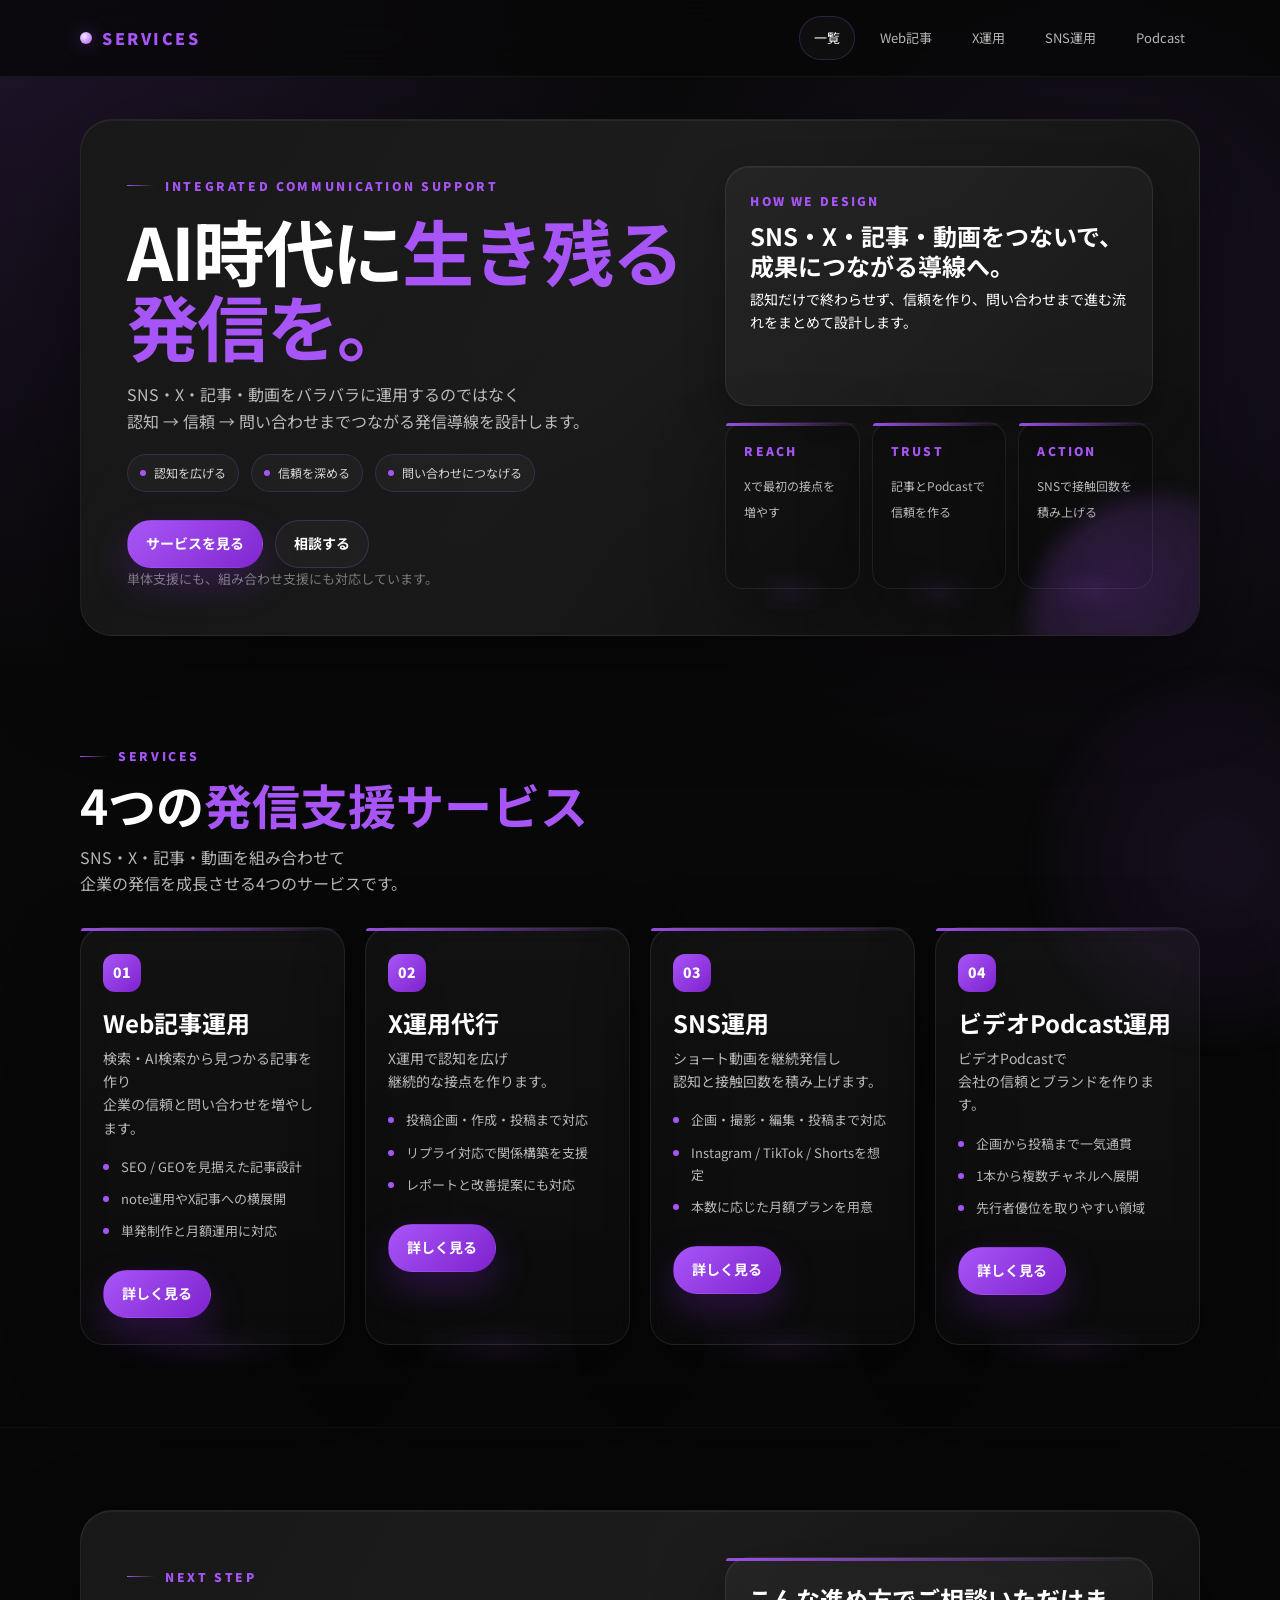
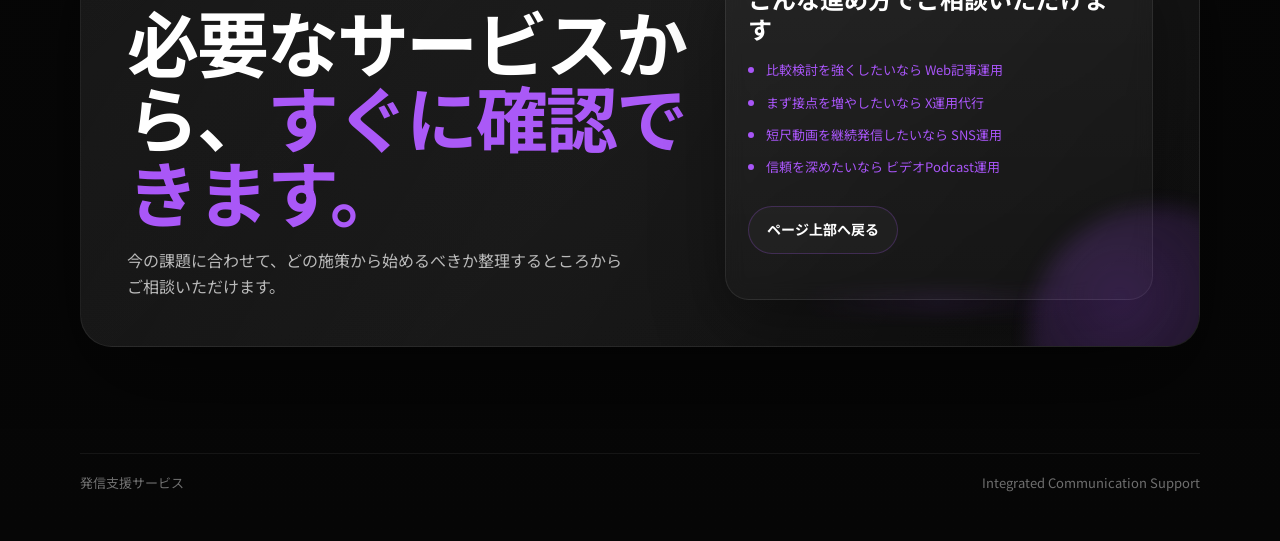
<file: index.html>
<!DOCTYPE html>
<html lang="ja">
<head>
    <meta charset="UTF-8">
    <meta name="viewport" content="width=device-width, initial-scale=1.0">
    <title>4事業の発信支援サービス</title>
    <meta name="description" content="Web記事運用、X運用代行、SNS運用、ビデオPodcast運用を一覧で比較できる入口ページです。">
    <link rel="preconnect" href="https://fonts.googleapis.com">
    <link rel="preconnect" href="https://fonts.gstatic.com" crossorigin>
    <link href="https://fonts.googleapis.com/css2?family=Noto+Sans+JP:wght@400;500;700;900&display=swap" rel="stylesheet">
    <link rel="stylesheet" href="site.css">
    <script src="site.js" defer></script>
</head>
<body>
    <header class="site-header">
        <div class="container header-inner">
            <a class="brand" href="index.html" aria-label="トップへ戻る"><span>Services</span></a>
            <nav class="header-nav">
                <a class="nav-link" data-page-link href="index.html">一覧</a>
                <a class="nav-link" data-page-link href="article.html">Web記事</a>
                <a class="nav-link" data-page-link href="x.html">X運用</a>
                <a class="nav-link" data-page-link href="sns.html">SNS運用</a>
                <a class="nav-link" data-page-link href="podcast.html">Podcast</a>
            </nav>
        </div>
    </header>

    <main class="page-main">
        <section class="hero" id="top">
            <div class="container">
                <div class="hero-shell">
                    <div class="hero-grid">
                        <div class="hero-copy">
                            <div class="eyebrow float-in">Integrated Communication Support</div>
                            <h1 class="float-in delay-1">AI時代に<span class="accent">生き残る発信を。</span></h1>
                            <p class="lead float-in delay-2">SNS・X・記事・動画をバラバラに運用するのではなく<br>認知 → 信頼 → 問い合わせまでつながる発信導線を設計します。</p>
                            <div class="chip-row float-in delay-3" style="margin-top: 20px;">
                                <span class="chip">認知を広げる</span>
                                <span class="chip">信頼を深める</span>
                                <span class="chip">問い合わせにつなげる</span>
                            </div>
                            <div class="hero-actions">
                                <a class="button button-primary" href="#services">サービスを見る</a>
                                <a class="button button-secondary" href="#contact">相談する</a>
                            </div>
                            <div class="hero-note">単体支援にも、組み合わせ支援にも対応しています。</div>
                        </div>

                        <div class="hero-side reveal">
                            <div class="stacked-card">
                                <strong>How We Design</strong>
                                <h3>SNS・X・記事・動画をつないで、成果につながる導線へ。</h3>
                                <p>認知だけで終わらせず、信頼を作り、問い合わせまで進む流れをまとめて設計します。</p>
                            </div>
                            <div class="metric-stack">
                                <div class="metric-card">
                                    <strong>Reach</strong>
                                    <span>Xで最初の接点を増やす</span>
                                </div>
                                <div class="metric-card">
                                    <strong>Trust</strong>
                                    <span>記事とPodcastで信頼を作る</span>
                                </div>
                                <div class="metric-card">
                                    <strong>Action</strong>
                                    <span>SNSで接触回数を積み上げる</span>
                                </div>
                            </div>
                        </div>
                    </div>
                </div>
            </div>
        </section>

        <section class="section" id="services">
            <div class="container">
                <div class="section-head reveal">
                    <div class="eyebrow">Services</div>
                    <h2>4つの<span class="accent">発信支援サービス</span></h2>
                    <p>SNS・X・記事・動画を組み合わせて<br>企業の発信を成長させる4つのサービスです。</p>
                </div>

                <div class="service-grid service-grid-four">
                    <article class="card service-card reveal">
                        <div class="service-index">01</div>
                        <h3>Web記事運用</h3>
                        <p>検索・AI検索から見つかる記事を作り<br>企業の信頼と問い合わせを増やします。</p>
                        <ul class="list">
                            <li>SEO / GEOを見据えた記事設計</li>
                            <li>note運用やX記事への横展開</li>
                            <li>単発制作と月額運用に対応</li>
                        </ul>
                        <div class="button-row">
                            <a class="button button-primary" href="article.html">詳しく見る</a>
                        </div>
                    </article>

                    <article class="card service-card reveal">
                        <div class="service-index">02</div>
                        <h3>X運用代行</h3>
                        <p>X運用で認知を広げ<br>継続的な接点を作ります。</p>
                        <ul class="list">
                            <li>投稿企画・作成・投稿まで対応</li>
                            <li>リプライ対応で関係構築を支援</li>
                            <li>レポートと改善提案にも対応</li>
                        </ul>
                        <div class="button-row">
                            <a class="button button-primary" href="x.html">詳しく見る</a>
                        </div>
                    </article>

                    <article class="card service-card reveal">
                        <div class="service-index">03</div>
                        <h3>SNS運用</h3>
                        <p>ショート動画を継続発信し<br>認知と接触回数を積み上げます。</p>
                        <ul class="list">
                            <li>企画・撮影・編集・投稿まで対応</li>
                            <li>Instagram / TikTok / Shortsを想定</li>
                            <li>本数に応じた月額プランを用意</li>
                        </ul>
                        <div class="button-row">
                            <a class="button button-primary" href="sns.html">詳しく見る</a>
                        </div>
                    </article>

                    <article class="card service-card reveal">
                        <div class="service-index">04</div>
                        <h3>ビデオPodcast運用</h3>
                        <p>ビデオPodcastで<br>会社の信頼とブランドを作ります。</p>
                        <ul class="list">
                            <li>企画から投稿まで一気通貫</li>
                            <li>1本から複数チャネルへ展開</li>
                            <li>先行者優位を取りやすい領域</li>
                        </ul>
                        <div class="button-row">
                            <a class="button button-primary" href="podcast.html">詳しく見る</a>
                        </div>
                    </article>
                </div>
            </div>
        </section>

        <section class="section" id="contact">
            <div class="container">
                <div class="cta-shell reveal">
                    <div class="cta-grid">
                        <div class="cta-copy">
                            <div class="eyebrow">Next Step</div>
                            <h2>必要なサービスから、<span class="accent">すぐに確認できます。</span></h2>
                            <p>今の課題に合わせて、どの施策から始めるべきか整理するところからご相談いただけます。</p>
                        </div>
                        <div class="card">
                            <h3>こんな進め方でご相談いただけます</h3>
                            <ul class="check-list">
                                <li><a class="inline-link" href="article.html">比較検討を強くしたいなら Web記事運用</a></li>
                                <li><a class="inline-link" href="x.html">まず接点を増やしたいなら X運用代行</a></li>
                                <li><a class="inline-link" href="sns.html">短尺動画を継続発信したいなら SNS運用</a></li>
                                <li><a class="inline-link" href="podcast.html">信頼を深めたいなら ビデオPodcast運用</a></li>
                            </ul>
                            <div class="button-row">
                                <a class="button button-secondary" href="#top">ページ上部へ戻る</a>
                            </div>
                        </div>
                    </div>
                </div>
            </div>
        </section>
    </main>

    <footer class="footer">
        <div class="container footer-inner">
            <span>発信支援サービス</span>
            <span>Integrated Communication Support</span>
        </div>
    </footer>
</body>
</html>
</file>
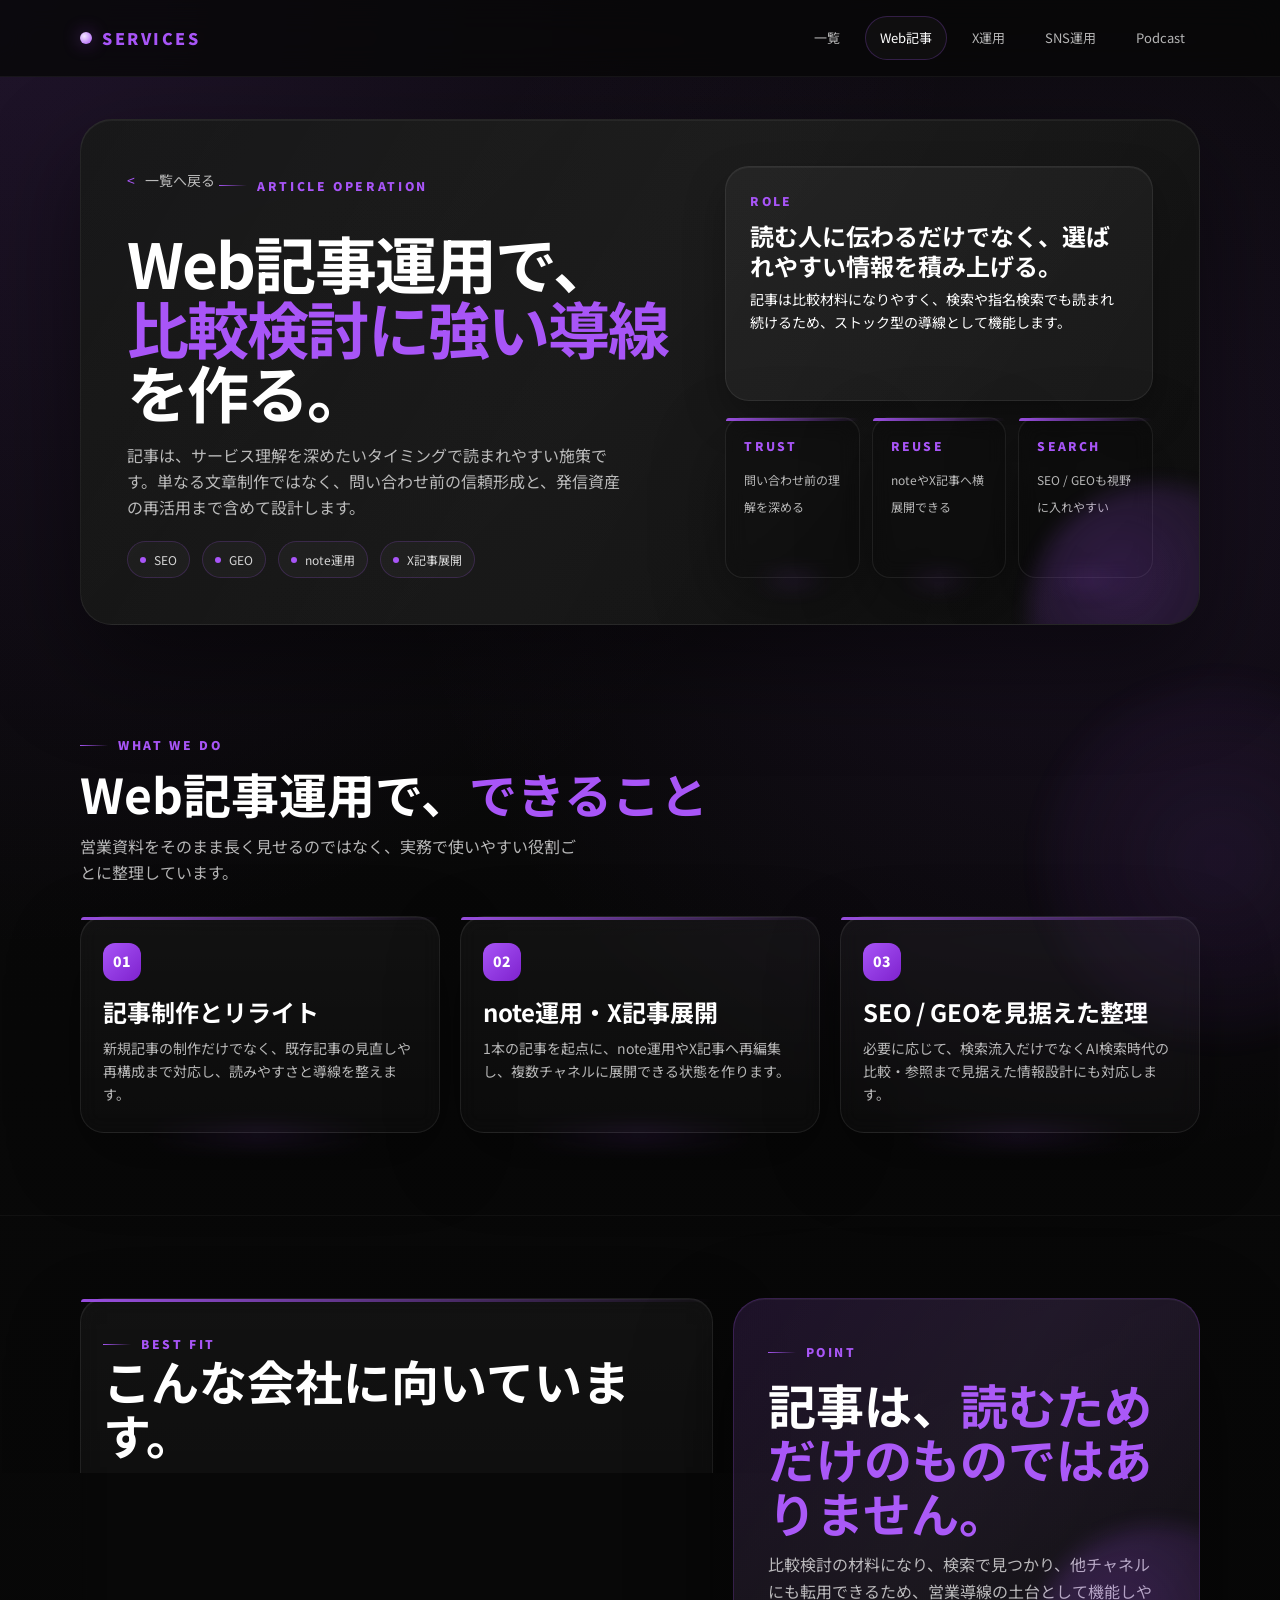
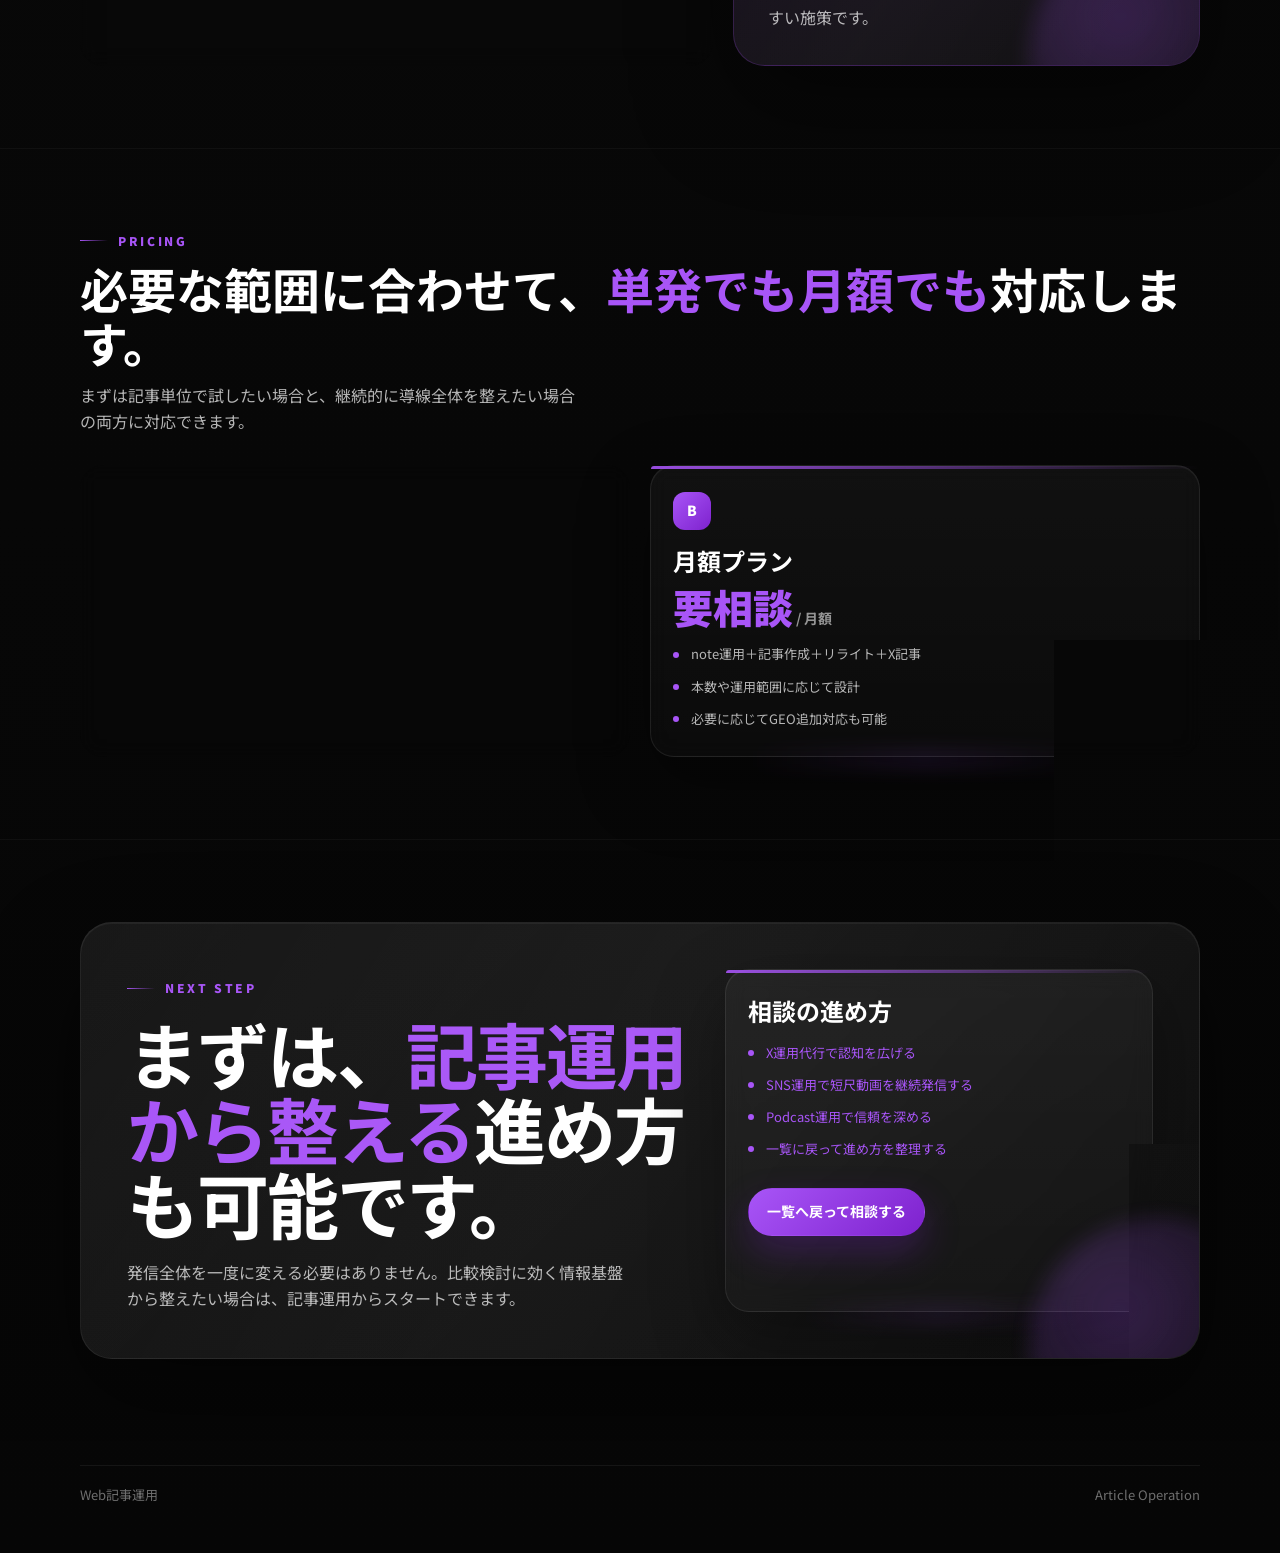
<file: article.html>
<!DOCTYPE html>
<html lang="ja">
<head>
    <meta charset="UTF-8">
    <meta name="viewport" content="width=device-width, initial-scale=1.0">
    <title>Web記事運用</title>
    <meta name="description" content="比較検討に強い導線を作るWeb記事運用の詳細ページです。記事制作、リライト、note展開、SEO / GEO視点の整理まで対応します。">
    <link rel="preconnect" href="https://fonts.googleapis.com">
    <link rel="preconnect" href="https://fonts.gstatic.com" crossorigin>
    <link href="https://fonts.googleapis.com/css2?family=Noto+Sans+JP:wght@400;500;700;900&display=swap" rel="stylesheet">
    <link rel="stylesheet" href="site.css">
    <script src="site.js" defer></script>
</head>
<body>
    <header class="site-header">
        <div class="container header-inner">
            <a class="brand" href="index.html" aria-label="トップへ戻る"><span>Services</span></a>
            <nav class="header-nav">
                <a class="nav-link" data-page-link href="index.html">一覧</a>
                <a class="nav-link" data-page-link href="article.html">Web記事</a>
                <a class="nav-link" data-page-link href="x.html">X運用</a>
                <a class="nav-link" data-page-link href="sns.html">SNS運用</a>
                <a class="nav-link" data-page-link href="podcast.html">Podcast</a>
            </nav>
        </div>
    </header>

    <main class="page-main">
        <!-- Hero -->
        <section class="page-hero">
            <div class="container">
                <div class="page-hero-shell">
                    <div class="page-hero-grid">
                        <div class="page-hero-copy">
                            <a class="back-link" href="index.html">一覧へ戻る</a>
                            <div class="eyebrow float-in">Article Operation</div>
                            <h1 class="page-title float-in delay-1">Web記事運用で、<br><span class="accent">比較検討に強い導線</span>を作る。</h1>
                            <p class="lead float-in delay-2">記事は、サービス理解を深めたいタイミングで読まれやすい施策です。単なる文章制作ではなく、問い合わせ前の信頼形成と、発信資産の再活用まで含めて設計します。</p>
                            <div class="tag-row float-in delay-3" style="margin-top: 20px;">
                                <span class="tag">SEO</span>
                                <span class="tag">GEO</span>
                                <span class="tag">note運用</span>
                                <span class="tag">X記事展開</span>
                            </div>
                        </div>
                        <div class="page-hero-side reveal">
                            <div class="stacked-card">
                                <strong>Role</strong>
                                <h3>読む人に伝わるだけでなく、選ばれやすい情報を積み上げる。</h3>
                                <p>記事は比較材料になりやすく、検索や指名検索でも読まれ続けるため、ストック型の導線として機能します。</p>
                            </div>
                            <div class="metric-stack">
                                <div class="metric-card">
                                    <strong>Trust</strong>
                                    <span>問い合わせ前の理解を深める</span>
                                </div>
                                <div class="metric-card">
                                    <strong>Reuse</strong>
                                    <span>noteやX記事へ横展開できる</span>
                                </div>
                                <div class="metric-card">
                                    <strong>Search</strong>
                                    <span>SEO / GEOも視野に入れやすい</span>
                                </div>
                            </div>
                        </div>
                    </div>
                </div>
            </div>
        </section>

        <!-- Features -->
        <section class="section">
            <div class="container">
                <div class="section-head reveal">
                    <div class="eyebrow">What We Do</div>
                    <h2>Web記事運用で、<span class="accent">できること</span></h2>
                    <p>営業資料をそのまま長く見せるのではなく、実務で使いやすい役割ごとに整理しています。</p>
                </div>
                <div class="service-grid">
                    <article class="card detail-card reveal">
                        <div class="card-index">01</div>
                        <h3>記事制作とリライト</h3>
                        <p>新規記事の制作だけでなく、既存記事の見直しや再構成まで対応し、読みやすさと導線を整えます。</p>
                    </article>
                    <article class="card detail-card reveal">
                        <div class="card-index">02</div>
                        <h3>note運用・X記事展開</h3>
                        <p>1本の記事を起点に、note運用やX記事へ再編集し、複数チャネルに展開できる状態を作ります。</p>
                    </article>
                    <article class="card detail-card reveal">
                        <div class="card-index">03</div>
                        <h3>SEO / GEOを見据えた整理</h3>
                        <p>必要に応じて、検索流入だけでなくAI検索時代の比較・参照まで見据えた情報設計にも対応します。</p>
                    </article>
                </div>
            </div>
        </section>

        <!-- Audience -->
        <section class="section">
            <div class="container">
                <div class="split-grid">
                    <article class="card audience-card reveal">
                        <div class="eyebrow">Best Fit</div>
                        <h2>こんな会社に向いています。</h2>
                        <ul class="check-list">
                            <li>BtoBや高単価商材で、比較検討時の信頼形成を強くしたい会社</li>
                            <li>SNSだけでは説明が足りず、理解を深める場が必要な会社</li>
                            <li>単発発信ではなく、積み上がる資産として記事を育てたい会社</li>
                        </ul>
                    </article>
                    <article class="quote-shell reveal">
                        <div class="quote-copy">
                            <div class="eyebrow">Point</div>
                            <h2>記事は、<span class="accent">読むためだけのものではありません。</span></h2>
                            <p>比較検討の材料になり、検索で見つかり、他チャネルにも転用できるため、営業導線の土台として機能しやすい施策です。</p>
                        </div>
                    </article>
                </div>
            </div>
        </section>

        <!-- Pricing -->
        <section class="section">
            <div class="container">
                <div class="section-head reveal">
                    <div class="eyebrow">Pricing</div>
                    <h2>必要な範囲に合わせて、<span class="accent">単発でも月額でも</span>対応します。</h2>
                    <p>まずは記事単位で試したい場合と、継続的に導線全体を整えたい場合の両方に対応できます。</p>
                </div>
                <div class="pricing-grid">
                    <article class="card pricing-card reveal">
                        <div class="pricing-index">A</div>
                        <h3>単発プラン</h3>
                        <div class="price">3〜5万円<span> / 1記事</span></div>
                        <ul class="check-list">
                            <li>必要なタイミングで記事単位で依頼可能</li>
                            <li>文字数や内容によって調整</li>
                            <li>まずは試したい企業にも向いています</li>
                        </ul>
                    </article>
                    <article class="card pricing-card reveal">
                        <div class="pricing-index">B</div>
                        <h3>月額プラン</h3>
                        <div class="price">要相談<span> / 月額</span></div>
                        <ul class="check-list">
                            <li>note運用＋記事作成＋リライト＋X記事</li>
                            <li>本数や運用範囲に応じて設計</li>
                            <li>必要に応じてGEO追加対応も可能</li>
                        </ul>
                    </article>
                </div>
            </div>
        </section>

        <!-- CTA -->
        <section class="section">
            <div class="container">
                <div class="cta-shell reveal">
                    <div class="cta-grid">
                        <div class="cta-copy">
                            <div class="eyebrow">Next Step</div>
                            <h2>まずは、<span class="accent">記事運用から整える</span>進め方も可能です。</h2>
                            <p>発信全体を一度に変える必要はありません。比較検討に効く情報基盤から整えたい場合は、記事運用からスタートできます。</p>
                        </div>
                        <div class="card">
                            <h3>相談の進め方</h3>
                            <ul class="check-list">
                                <li><a class="inline-link" href="x.html">X運用代行で認知を広げる</a></li>
                                <li><a class="inline-link" href="sns.html">SNS運用で短尺動画を継続発信する</a></li>
                                <li><a class="inline-link" href="podcast.html">Podcast運用で信頼を深める</a></li>
                                <li><a class="inline-link" href="index.html#contact">一覧に戻って進め方を整理する</a></li>
                            </ul>
                            <div class="button-row">
                                <a class="button button-primary" href="index.html#contact">一覧へ戻って相談する</a>
                            </div>
                        </div>
                    </div>
                </div>
            </div>
        </section>
    </main>

    <footer class="footer">
        <div class="container footer-inner">
            <span>Web記事運用</span>
            <span>Article Operation</span>
        </div>
    </footer>
</body>
</html>
</file>
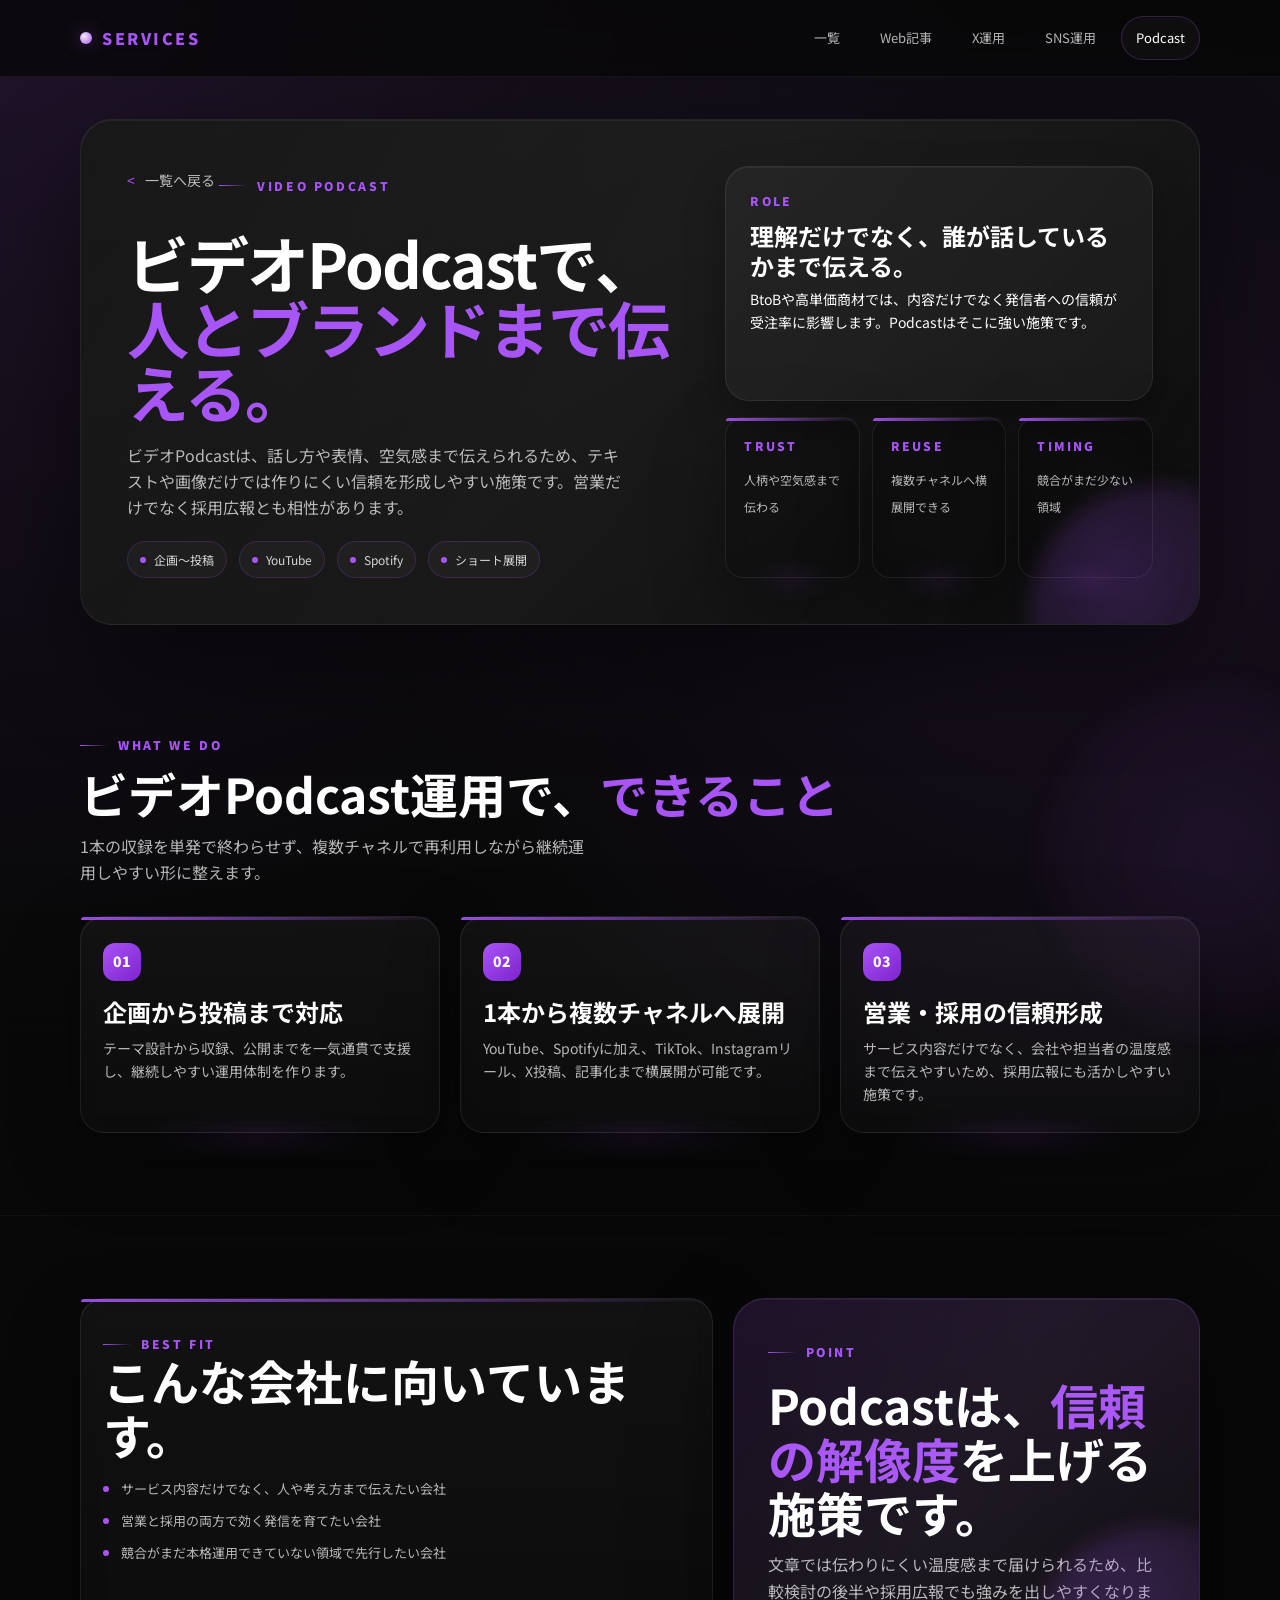
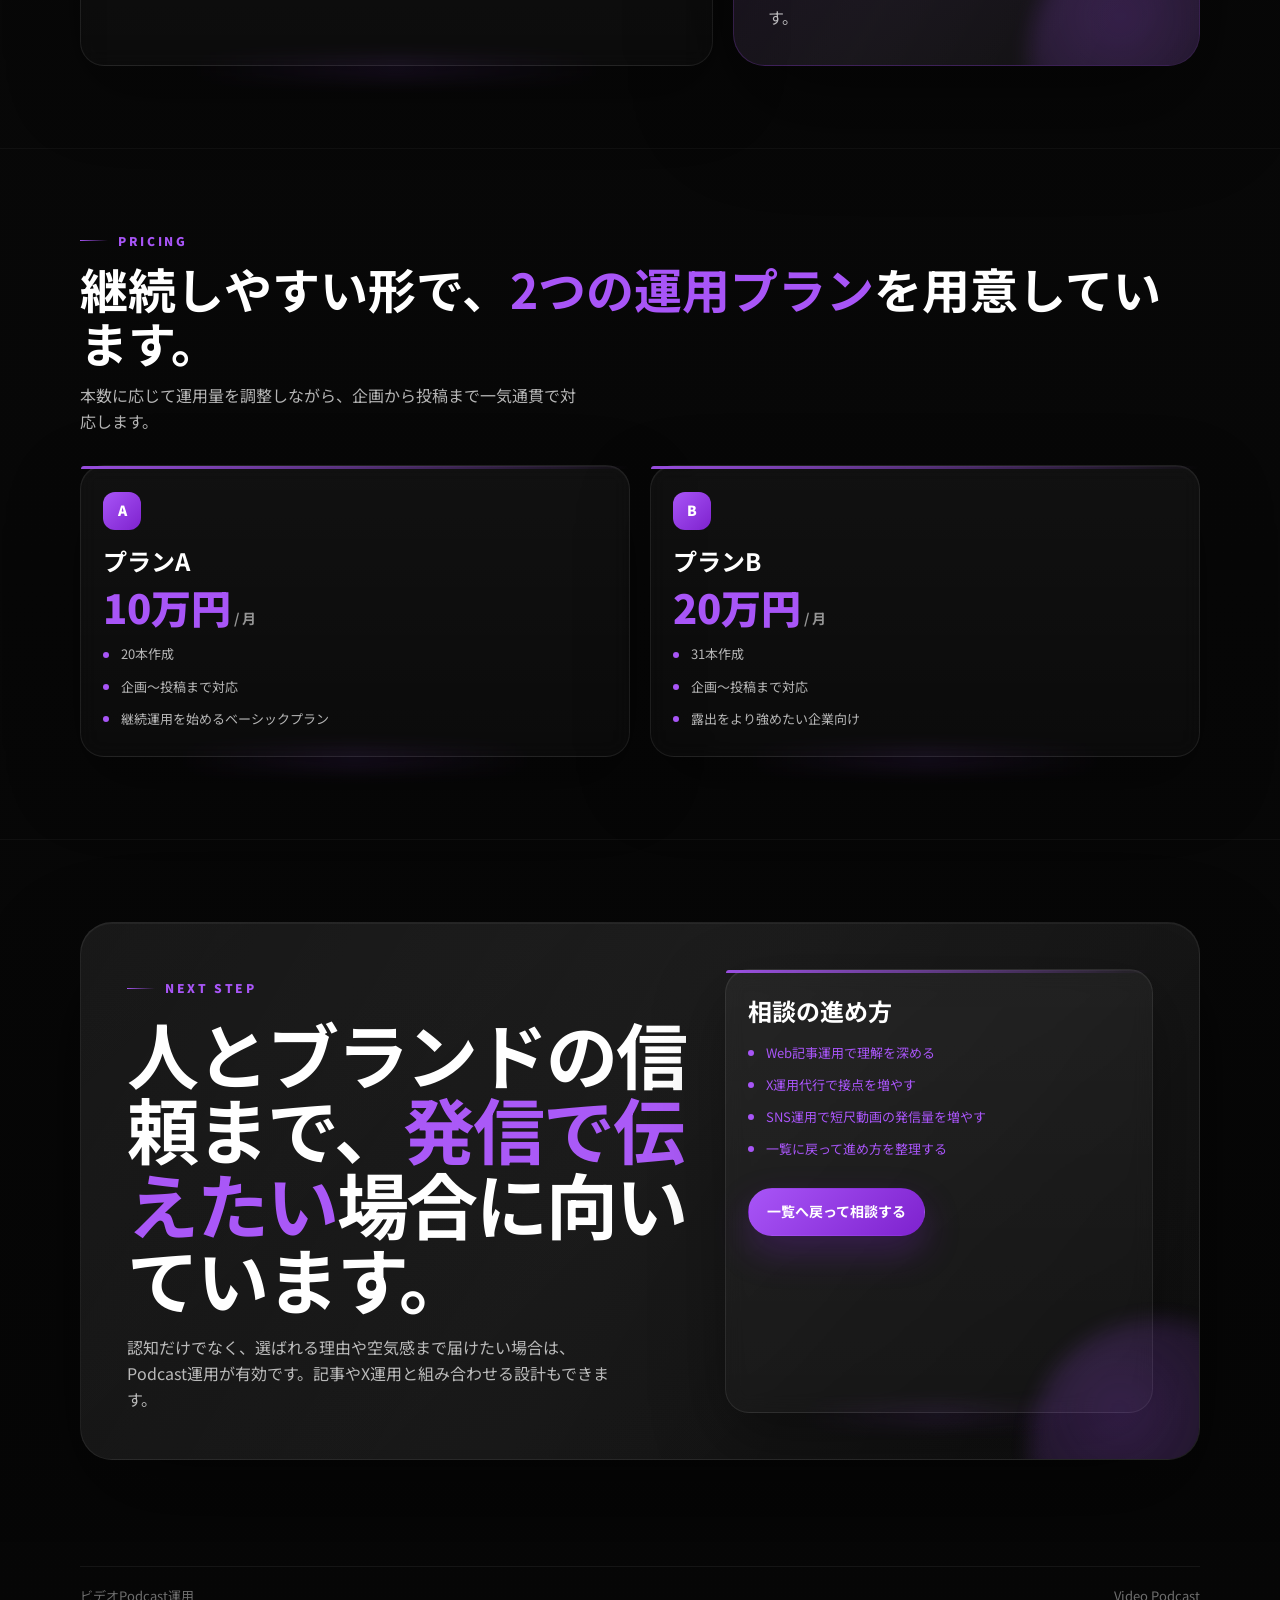
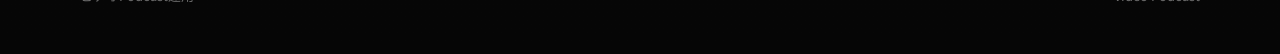
<file: podcast.html>
<!DOCTYPE html>
<html lang="ja">
<head>
    <meta charset="UTF-8">
    <meta name="viewport" content="width=device-width, initial-scale=1.0">
    <title>ビデオPodcast運用</title>
    <meta name="description" content="人とブランドまで伝えるビデオPodcast運用の詳細ページです。企画、収録、投稿、複数チャネル展開まで対応します。">
    <link rel="preconnect" href="https://fonts.googleapis.com">
    <link rel="preconnect" href="https://fonts.gstatic.com" crossorigin>
    <link href="https://fonts.googleapis.com/css2?family=Noto+Sans+JP:wght@400;500;700;900&display=swap" rel="stylesheet">
    <link rel="stylesheet" href="site.css">
    <script src="site.js" defer></script>
</head>
<body>
    <header class="site-header">
        <div class="container header-inner">
            <a class="brand" href="index.html" aria-label="トップへ戻る"><span>Services</span></a>
            <nav class="header-nav">
                <a class="nav-link" data-page-link href="index.html">一覧</a>
                <a class="nav-link" data-page-link href="article.html">Web記事</a>
                <a class="nav-link" data-page-link href="x.html">X運用</a>
                <a class="nav-link" data-page-link href="sns.html">SNS運用</a>
                <a class="nav-link" data-page-link href="podcast.html">Podcast</a>
            </nav>
        </div>
    </header>

    <main class="page-main">
        <!-- Hero -->
        <section class="page-hero">
            <div class="container">
                <div class="page-hero-shell">
                    <div class="page-hero-grid">
                        <div class="page-hero-copy">
                            <a class="back-link" href="index.html">一覧へ戻る</a>
                            <div class="eyebrow float-in">Video Podcast</div>
                            <h1 class="page-title float-in delay-1">ビデオPodcastで、<br><span class="accent">人とブランドまで伝える。</span></h1>
                            <p class="lead float-in delay-2">ビデオPodcastは、話し方や表情、空気感まで伝えられるため、テキストや画像だけでは作りにくい信頼を形成しやすい施策です。営業だけでなく採用広報とも相性があります。</p>
                            <div class="tag-row float-in delay-3" style="margin-top: 20px;">
                                <span class="tag">企画〜投稿</span>
                                <span class="tag">YouTube</span>
                                <span class="tag">Spotify</span>
                                <span class="tag">ショート展開</span>
                            </div>
                        </div>
                        <div class="page-hero-side reveal">
                            <div class="stacked-card">
                                <strong>Role</strong>
                                <h3>理解だけでなく、誰が話しているかまで伝える。</h3>
                                <p>BtoBや高単価商材では、内容だけでなく発信者への信頼が受注率に影響します。Podcastはそこに強い施策です。</p>
                            </div>
                            <div class="metric-stack">
                                <div class="metric-card">
                                    <strong>Trust</strong>
                                    <span>人柄や空気感まで伝わる</span>
                                </div>
                                <div class="metric-card">
                                    <strong>Reuse</strong>
                                    <span>複数チャネルへ横展開できる</span>
                                </div>
                                <div class="metric-card">
                                    <strong>Timing</strong>
                                    <span>競合がまだ少ない領域</span>
                                </div>
                            </div>
                        </div>
                    </div>
                </div>
            </div>
        </section>

        <!-- Features -->
        <section class="section">
            <div class="container">
                <div class="section-head reveal">
                    <div class="eyebrow">What We Do</div>
                    <h2>ビデオPodcast運用で、<span class="accent">できること</span></h2>
                    <p>1本の収録を単発で終わらせず、複数チャネルで再利用しながら継続運用しやすい形に整えます。</p>
                </div>
                <div class="service-grid">
                    <article class="card detail-card reveal">
                        <div class="card-index">01</div>
                        <h3>企画から投稿まで対応</h3>
                        <p>テーマ設計から収録、公開までを一気通貫で支援し、継続しやすい運用体制を作ります。</p>
                    </article>
                    <article class="card detail-card reveal">
                        <div class="card-index">02</div>
                        <h3>1本から複数チャネルへ展開</h3>
                        <p>YouTube、Spotifyに加え、TikTok、Instagramリール、X投稿、記事化まで横展開が可能です。</p>
                    </article>
                    <article class="card detail-card reveal">
                        <div class="card-index">03</div>
                        <h3>営業・採用の信頼形成</h3>
                        <p>サービス内容だけでなく、会社や担当者の温度感まで伝えやすいため、採用広報にも活かしやすい施策です。</p>
                    </article>
                </div>
            </div>
        </section>

        <!-- Audience -->
        <section class="section">
            <div class="container">
                <div class="split-grid">
                    <article class="card audience-card reveal">
                        <div class="eyebrow">Best Fit</div>
                        <h2>こんな会社に向いています。</h2>
                        <ul class="check-list">
                            <li>サービス内容だけでなく、人や考え方まで伝えたい会社</li>
                            <li>営業と採用の両方で効く発信を育てたい会社</li>
                            <li>競合がまだ本格運用できていない領域で先行したい会社</li>
                        </ul>
                    </article>
                    <article class="quote-shell reveal">
                        <div class="quote-copy">
                            <div class="eyebrow">Point</div>
                            <h2>Podcastは、<span class="accent">信頼の解像度</span>を上げる施策です。</h2>
                            <p>文章では伝わりにくい温度感まで届けられるため、比較検討の後半や採用広報でも強みを出しやすくなります。</p>
                        </div>
                    </article>
                </div>
            </div>
        </section>

        <!-- Pricing -->
        <section class="section">
            <div class="container">
                <div class="section-head reveal">
                    <div class="eyebrow">Pricing</div>
                    <h2>継続しやすい形で、<span class="accent">2つの運用プラン</span>を用意しています。</h2>
                    <p>本数に応じて運用量を調整しながら、企画から投稿まで一気通貫で対応します。</p>
                </div>
                <div class="pricing-grid">
                    <article class="card pricing-card reveal">
                        <div class="pricing-index">A</div>
                        <h3>プランA</h3>
                        <div class="price">10万円<span> / 月</span></div>
                        <ul class="check-list">
                            <li>20本作成</li>
                            <li>企画〜投稿まで対応</li>
                            <li>継続運用を始めるベーシックプラン</li>
                        </ul>
                    </article>
                    <article class="card pricing-card reveal">
                        <div class="pricing-index">B</div>
                        <h3>プランB</h3>
                        <div class="price">20万円<span> / 月</span></div>
                        <ul class="check-list">
                            <li>31本作成</li>
                            <li>企画〜投稿まで対応</li>
                            <li>露出をより強めたい企業向け</li>
                        </ul>
                    </article>
                </div>
            </div>
        </section>

        <!-- CTA -->
        <section class="section">
            <div class="container">
                <div class="cta-shell reveal">
                    <div class="cta-grid">
                        <div class="cta-copy">
                            <div class="eyebrow">Next Step</div>
                            <h2>人とブランドの信頼まで、<span class="accent">発信で伝えたい</span>場合に向いています。</h2>
                            <p>認知だけでなく、選ばれる理由や空気感まで届けたい場合は、Podcast運用が有効です。記事やX運用と組み合わせる設計もできます。</p>
                        </div>
                        <div class="card">
                            <h3>相談の進め方</h3>
                            <ul class="check-list">
                                <li><a class="inline-link" href="article.html">Web記事運用で理解を深める</a></li>
                                <li><a class="inline-link" href="x.html">X運用代行で接点を増やす</a></li>
                                <li><a class="inline-link" href="sns.html">SNS運用で短尺動画の発信量を増やす</a></li>
                                <li><a class="inline-link" href="index.html#contact">一覧に戻って進め方を整理する</a></li>
                            </ul>
                            <div class="button-row">
                                <a class="button button-primary" href="index.html#contact">一覧へ戻って相談する</a>
                            </div>
                        </div>
                    </div>
                </div>
            </div>
        </section>
    </main>

    <footer class="footer">
        <div class="container footer-inner">
            <span>ビデオPodcast運用</span>
            <span>Video Podcast</span>
        </div>
    </footer>
</body>
</html>
</file>
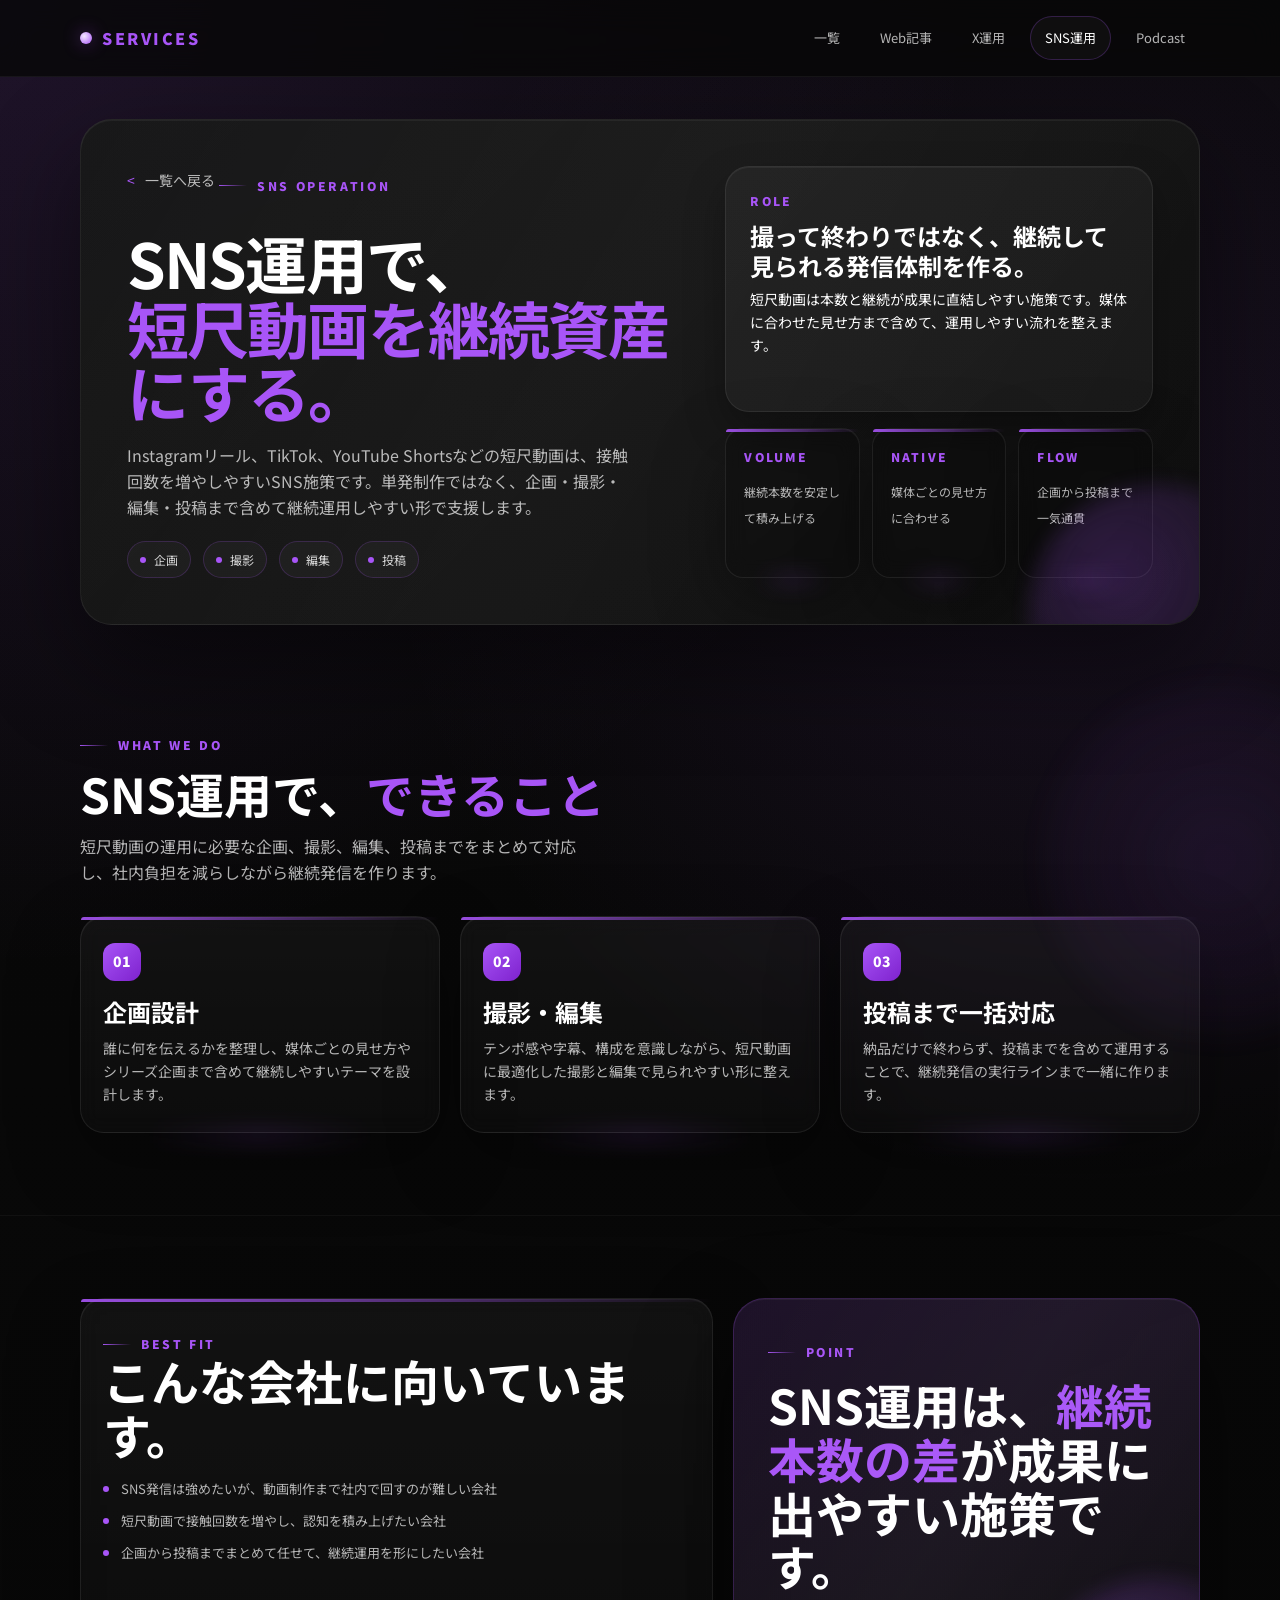
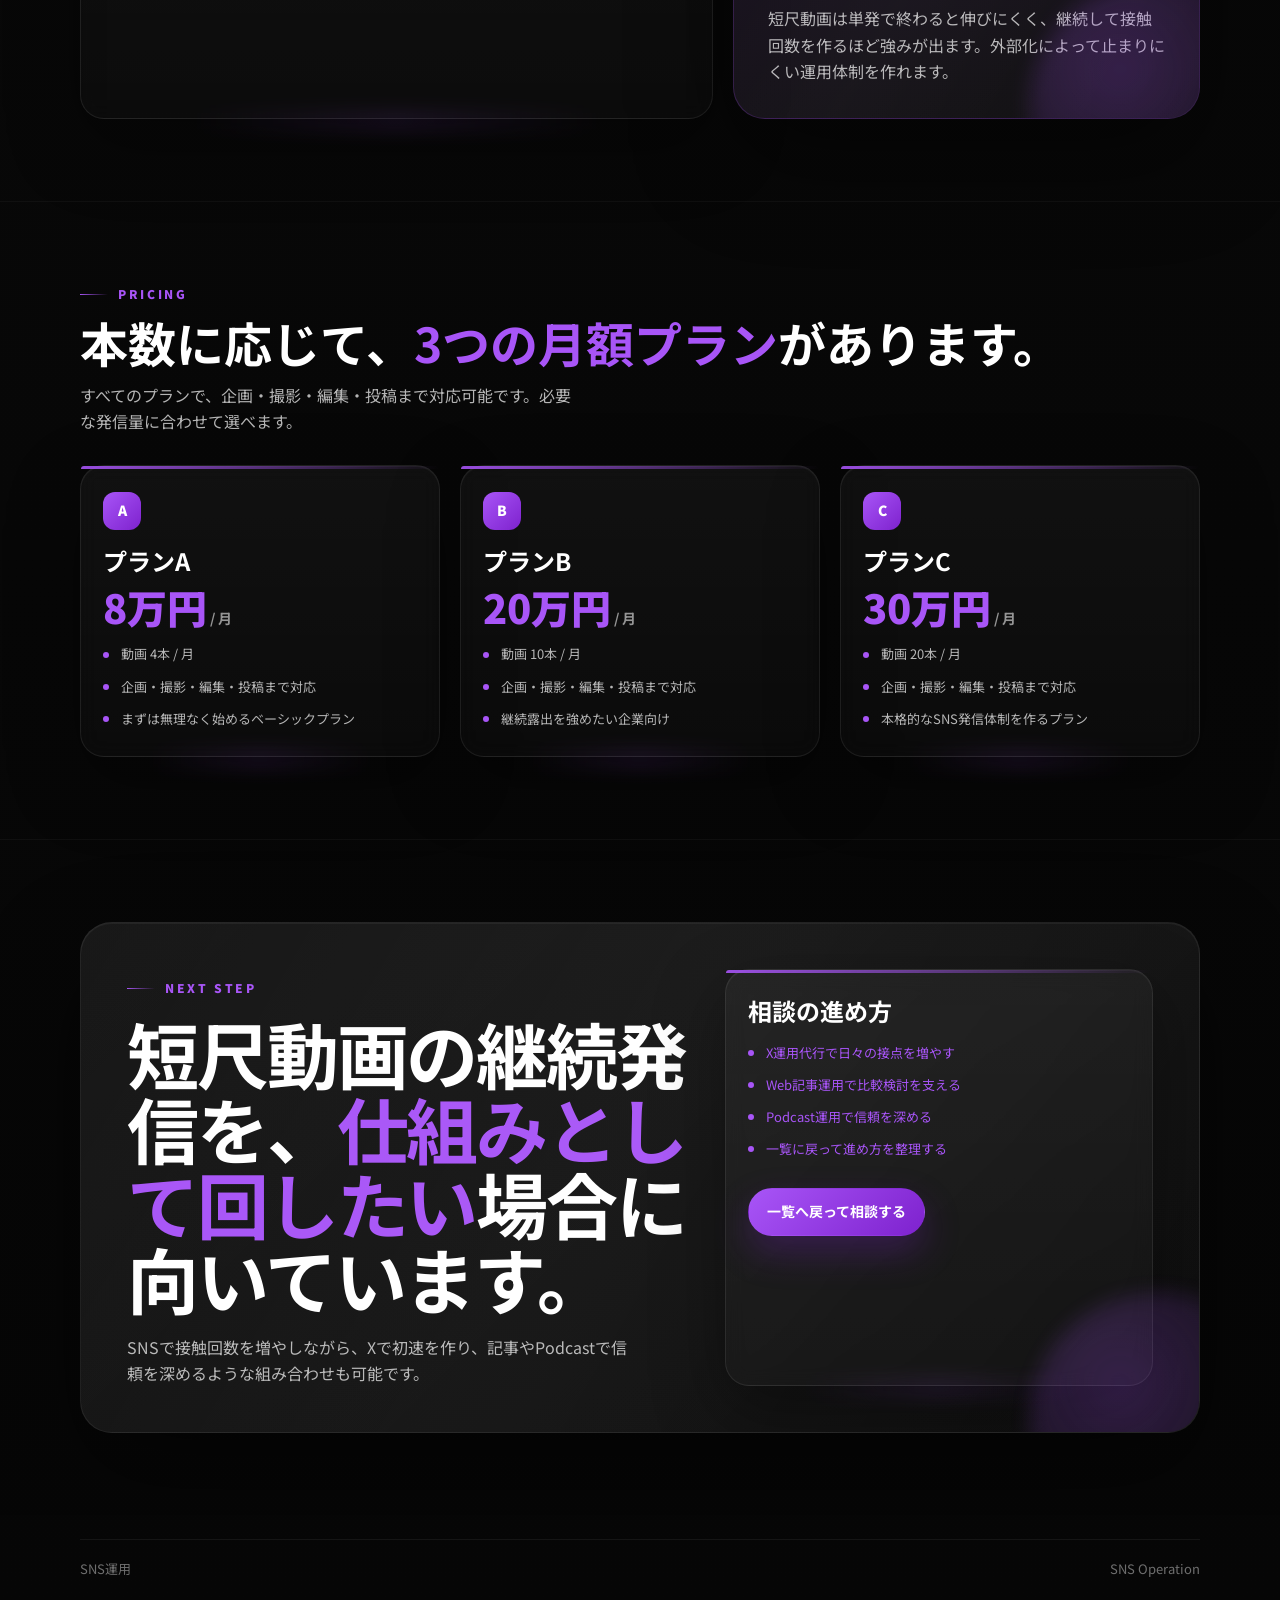
<file: sns.html>
<!DOCTYPE html>
<html lang="ja">
<head>
    <meta charset="UTF-8">
    <meta name="viewport" content="width=device-width, initial-scale=1.0">
    <title>SNS運用</title>
    <meta name="description" content="短尺動画を継続発信するSNS運用の詳細ページです。企画・撮影・編集・投稿まで一気通貫で対応します。">
    <link rel="preconnect" href="https://fonts.googleapis.com">
    <link rel="preconnect" href="https://fonts.gstatic.com" crossorigin>
    <link href="https://fonts.googleapis.com/css2?family=Noto+Sans+JP:wght@400;500;700;900&display=swap" rel="stylesheet">
    <link rel="stylesheet" href="site.css">
    <script src="site.js" defer></script>
</head>
<body>
    <header class="site-header">
        <div class="container header-inner">
            <a class="brand" href="index.html" aria-label="トップへ戻る"><span>Services</span></a>
            <nav class="header-nav">
                <a class="nav-link" data-page-link href="index.html">一覧</a>
                <a class="nav-link" data-page-link href="article.html">Web記事</a>
                <a class="nav-link" data-page-link href="x.html">X運用</a>
                <a class="nav-link" data-page-link href="sns.html">SNS運用</a>
                <a class="nav-link" data-page-link href="podcast.html">Podcast</a>
            </nav>
        </div>
    </header>

    <main class="page-main">
        <section class="page-hero">
            <div class="container">
                <div class="page-hero-shell">
                    <div class="page-hero-grid">
                        <div class="page-hero-copy">
                            <a class="back-link" href="index.html">一覧へ戻る</a>
                            <div class="eyebrow float-in">SNS Operation</div>
                            <h1 class="page-title float-in delay-1">SNS運用で、<br><span class="accent">短尺動画を継続資産にする。</span></h1>
                            <p class="lead float-in delay-2">Instagramリール、TikTok、YouTube Shortsなどの短尺動画は、接触回数を増やしやすいSNS施策です。単発制作ではなく、企画・撮影・編集・投稿まで含めて継続運用しやすい形で支援します。</p>
                            <div class="tag-row float-in delay-3" style="margin-top: 20px;">
                                <span class="tag">企画</span>
                                <span class="tag">撮影</span>
                                <span class="tag">編集</span>
                                <span class="tag">投稿</span>
                            </div>
                        </div>
                        <div class="page-hero-side reveal">
                            <div class="stacked-card">
                                <strong>Role</strong>
                                <h3>撮って終わりではなく、継続して見られる発信体制を作る。</h3>
                                <p>短尺動画は本数と継続が成果に直結しやすい施策です。媒体に合わせた見せ方まで含めて、運用しやすい流れを整えます。</p>
                            </div>
                            <div class="metric-stack">
                                <div class="metric-card">
                                    <strong>Volume</strong>
                                    <span>継続本数を安定して積み上げる</span>
                                </div>
                                <div class="metric-card">
                                    <strong>Native</strong>
                                    <span>媒体ごとの見せ方に合わせる</span>
                                </div>
                                <div class="metric-card">
                                    <strong>Flow</strong>
                                    <span>企画から投稿まで一気通貫</span>
                                </div>
                            </div>
                        </div>
                    </div>
                </div>
            </div>
        </section>

        <section class="section">
            <div class="container">
                <div class="section-head reveal">
                    <div class="eyebrow">What We Do</div>
                    <h2>SNS運用で、<span class="accent">できること</span></h2>
                    <p>短尺動画の運用に必要な企画、撮影、編集、投稿までをまとめて対応し、社内負担を減らしながら継続発信を作ります。</p>
                </div>
                <div class="service-grid">
                    <article class="card detail-card reveal">
                        <div class="card-index">01</div>
                        <h3>企画設計</h3>
                        <p>誰に何を伝えるかを整理し、媒体ごとの見せ方やシリーズ企画まで含めて継続しやすいテーマを設計します。</p>
                    </article>
                    <article class="card detail-card reveal">
                        <div class="card-index">02</div>
                        <h3>撮影・編集</h3>
                        <p>テンポ感や字幕、構成を意識しながら、短尺動画に最適化した撮影と編集で見られやすい形に整えます。</p>
                    </article>
                    <article class="card detail-card reveal">
                        <div class="card-index">03</div>
                        <h3>投稿まで一括対応</h3>
                        <p>納品だけで終わらず、投稿までを含めて運用することで、継続発信の実行ラインまで一緒に作ります。</p>
                    </article>
                </div>
            </div>
        </section>

        <section class="section">
            <div class="container">
                <div class="split-grid">
                    <article class="card audience-card reveal">
                        <div class="eyebrow">Best Fit</div>
                        <h2>こんな会社に向いています。</h2>
                        <ul class="check-list">
                            <li>SNS発信は強めたいが、動画制作まで社内で回すのが難しい会社</li>
                            <li>短尺動画で接触回数を増やし、認知を積み上げたい会社</li>
                            <li>企画から投稿までまとめて任せて、継続運用を形にしたい会社</li>
                        </ul>
                    </article>
                    <article class="quote-shell reveal">
                        <div class="quote-copy">
                            <div class="eyebrow">Point</div>
                            <h2>SNS運用は、<span class="accent">継続本数の差</span>が成果に出やすい施策です。</h2>
                            <p>短尺動画は単発で終わると伸びにくく、継続して接触回数を作るほど強みが出ます。外部化によって止まりにくい運用体制を作れます。</p>
                        </div>
                    </article>
                </div>
            </div>
        </section>

        <section class="section">
            <div class="container">
                <div class="section-head reveal">
                    <div class="eyebrow">Pricing</div>
                    <h2>本数に応じて、<span class="accent">3つの月額プラン</span>があります。</h2>
                    <p>すべてのプランで、企画・撮影・編集・投稿まで対応可能です。必要な発信量に合わせて選べます。</p>
                </div>
                <div class="service-grid">
                    <article class="card pricing-card reveal">
                        <div class="pricing-index">A</div>
                        <h3>プランA</h3>
                        <div class="price">8万円<span> / 月</span></div>
                        <ul class="check-list">
                            <li>動画 4本 / 月</li>
                            <li>企画・撮影・編集・投稿まで対応</li>
                            <li>まずは無理なく始めるベーシックプラン</li>
                        </ul>
                    </article>
                    <article class="card pricing-card reveal">
                        <div class="pricing-index">B</div>
                        <h3>プランB</h3>
                        <div class="price">20万円<span> / 月</span></div>
                        <ul class="check-list">
                            <li>動画 10本 / 月</li>
                            <li>企画・撮影・編集・投稿まで対応</li>
                            <li>継続露出を強めたい企業向け</li>
                        </ul>
                    </article>
                    <article class="card pricing-card reveal">
                        <div class="pricing-index">C</div>
                        <h3>プランC</h3>
                        <div class="price">30万円<span> / 月</span></div>
                        <ul class="check-list">
                            <li>動画 20本 / 月</li>
                            <li>企画・撮影・編集・投稿まで対応</li>
                            <li>本格的なSNS発信体制を作るプラン</li>
                        </ul>
                    </article>
                </div>
            </div>
        </section>

        <section class="section">
            <div class="container">
                <div class="cta-shell reveal">
                    <div class="cta-grid">
                        <div class="cta-copy">
                            <div class="eyebrow">Next Step</div>
                            <h2>短尺動画の継続発信を、<span class="accent">仕組みとして回したい</span>場合に向いています。</h2>
                            <p>SNSで接触回数を増やしながら、Xで初速を作り、記事やPodcastで信頼を深めるような組み合わせも可能です。</p>
                        </div>
                        <div class="card">
                            <h3>相談の進め方</h3>
                            <ul class="check-list">
                                <li><a class="inline-link" href="x.html">X運用代行で日々の接点を増やす</a></li>
                                <li><a class="inline-link" href="article.html">Web記事運用で比較検討を支える</a></li>
                                <li><a class="inline-link" href="podcast.html">Podcast運用で信頼を深める</a></li>
                                <li><a class="inline-link" href="index.html#contact">一覧に戻って進め方を整理する</a></li>
                            </ul>
                            <div class="button-row">
                                <a class="button button-primary" href="index.html#contact">一覧へ戻って相談する</a>
                            </div>
                        </div>
                    </div>
                </div>
            </div>
        </section>
    </main>

    <footer class="footer">
        <div class="container footer-inner">
            <span>SNS運用</span>
            <span>SNS Operation</span>
        </div>
    </footer>
</body>
</html>
</file>
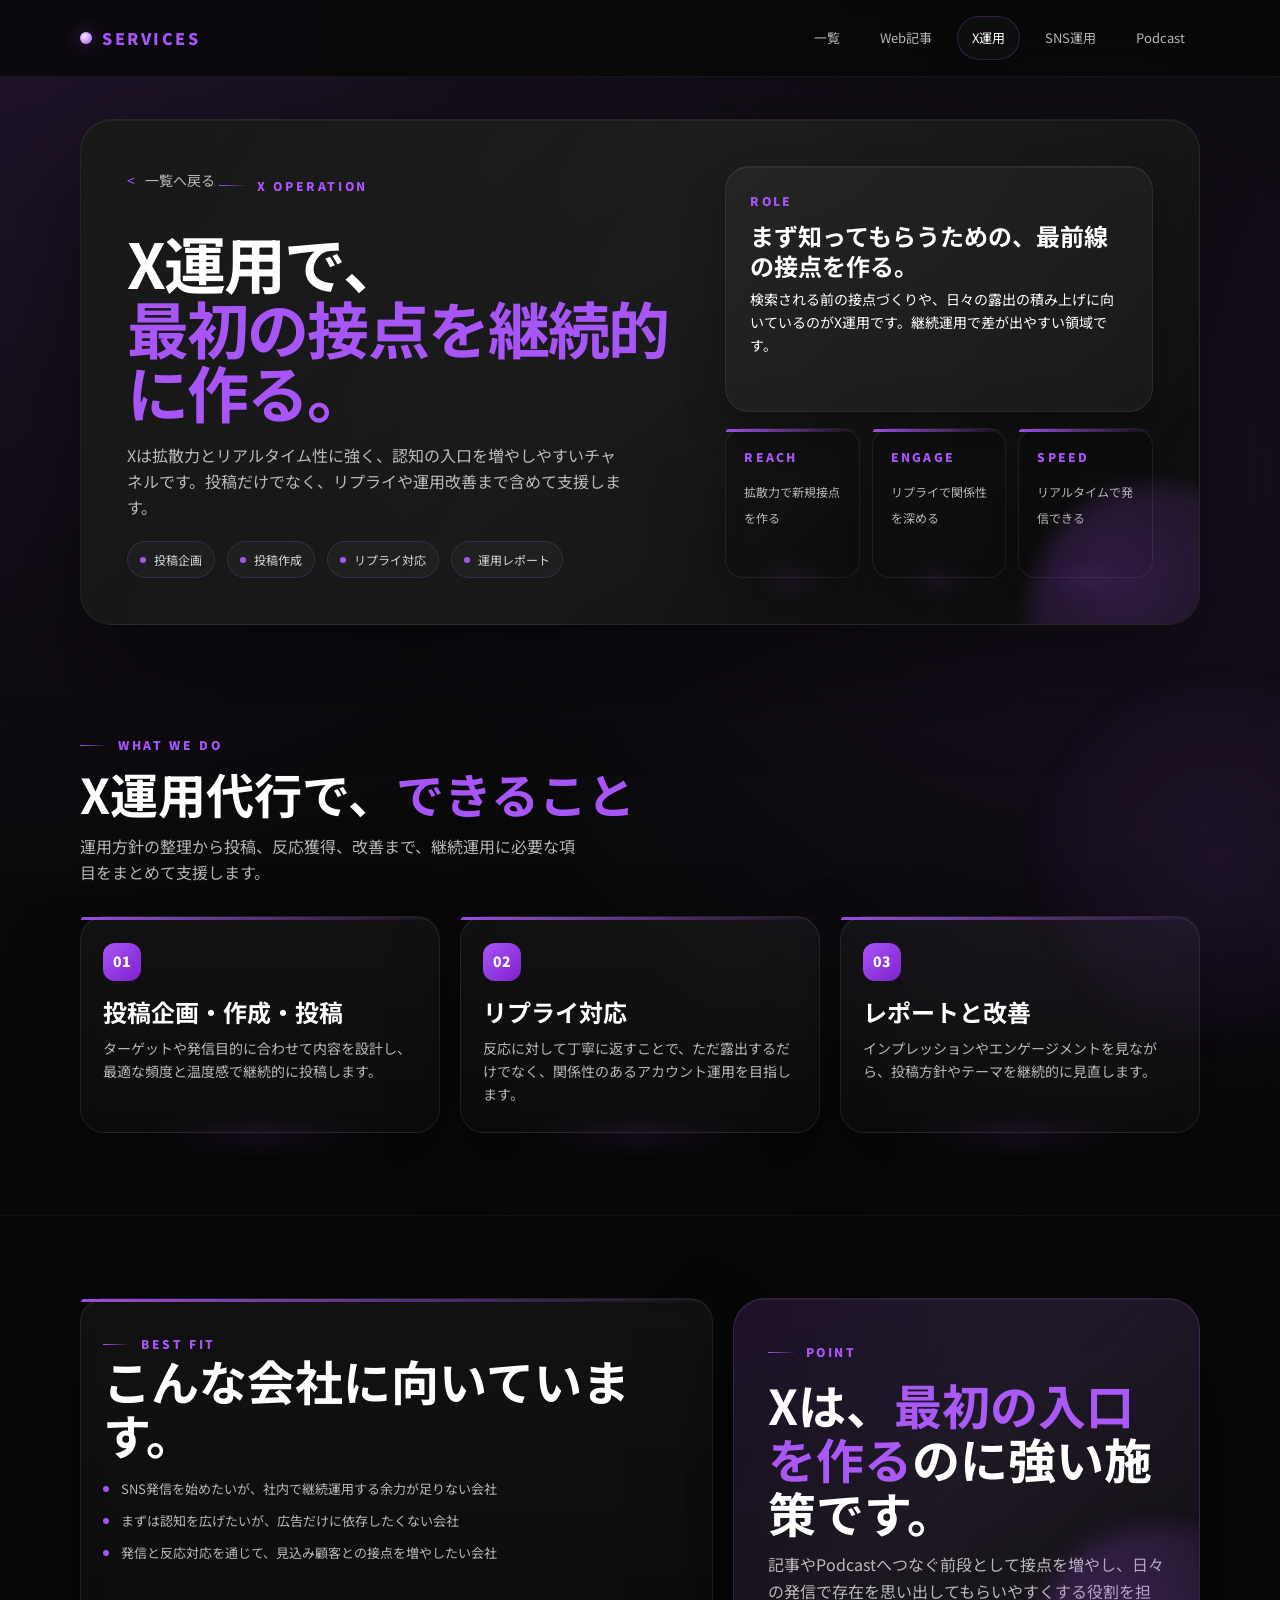
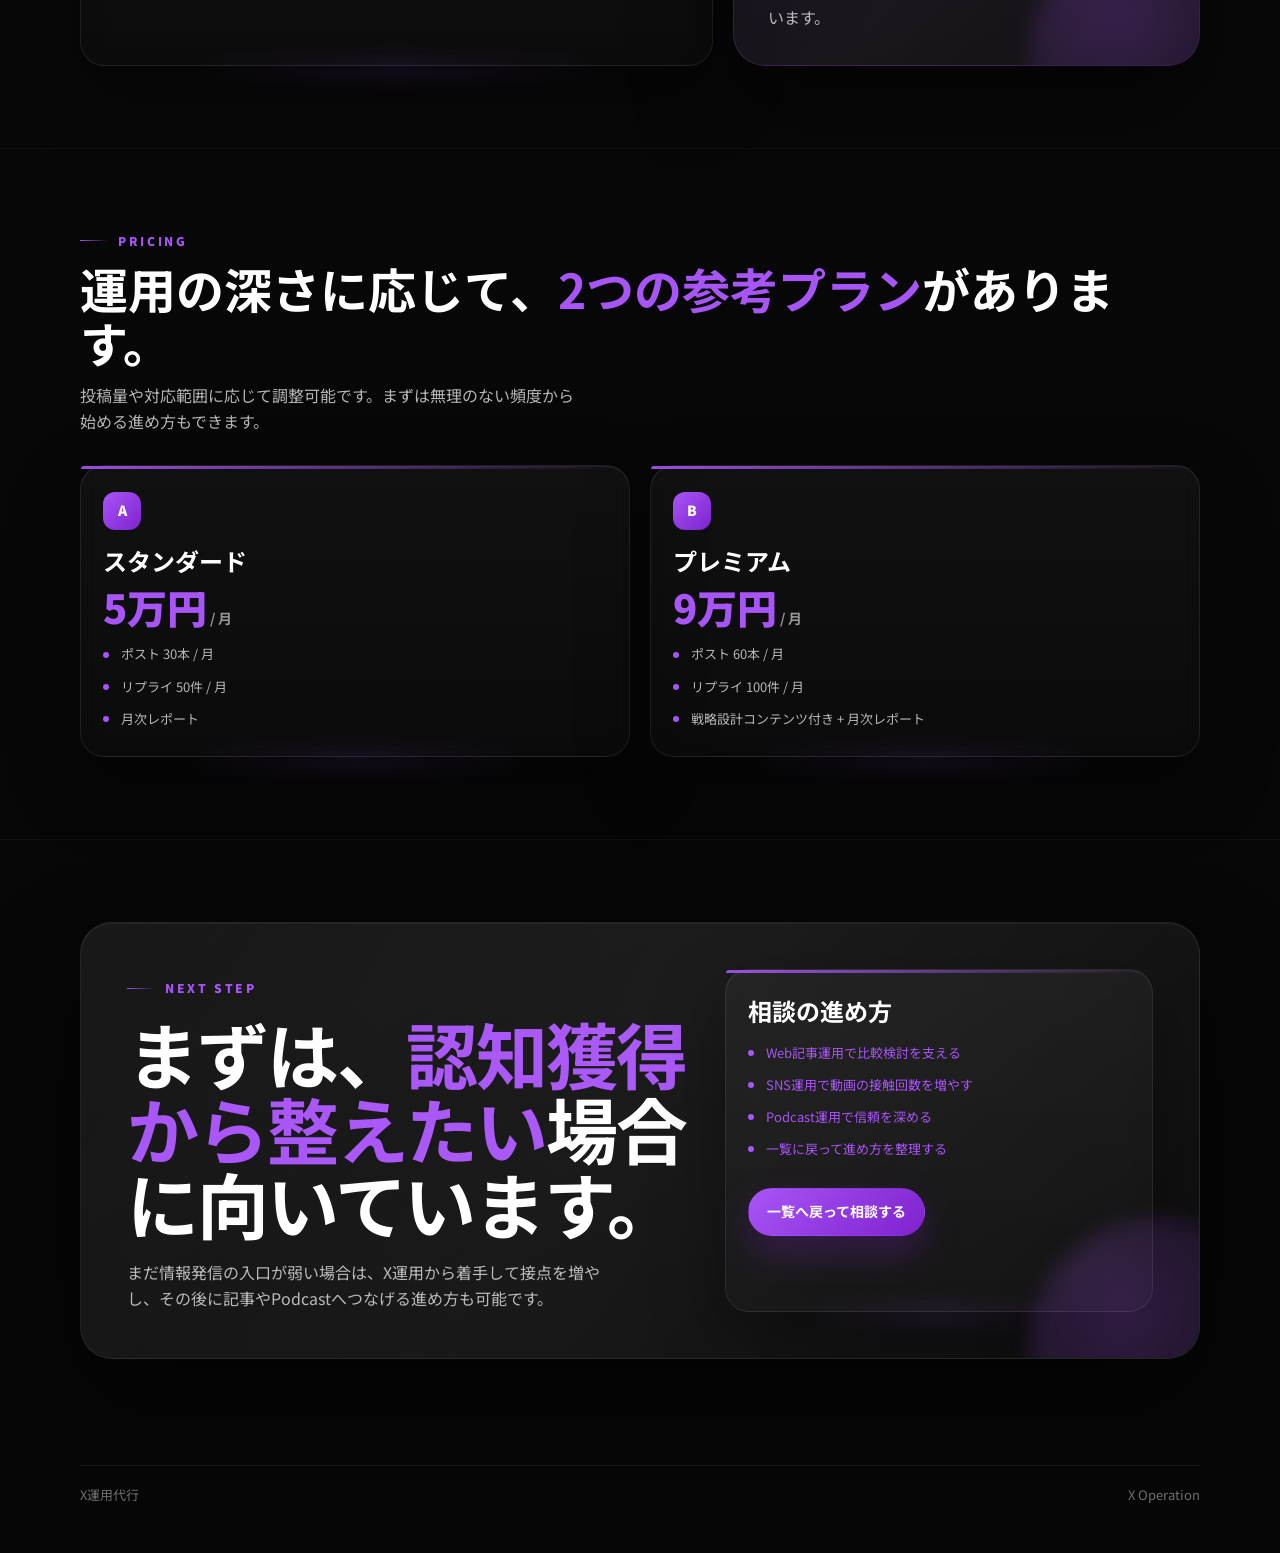
<file: x.html>
<!DOCTYPE html>
<html lang="ja">
<head>
    <meta charset="UTF-8">
    <meta name="viewport" content="width=device-width, initial-scale=1.0">
    <title>X運用代行</title>
    <meta name="description" content="認知の入口を増やすX運用代行の詳細ページです。投稿企画、運用代行、リプライ対応、改善提案まで支援します。">
    <link rel="preconnect" href="https://fonts.googleapis.com">
    <link rel="preconnect" href="https://fonts.gstatic.com" crossorigin>
    <link href="https://fonts.googleapis.com/css2?family=Noto+Sans+JP:wght@400;500;700;900&display=swap" rel="stylesheet">
    <link rel="stylesheet" href="site.css">
    <script src="site.js" defer></script>
</head>
<body>
    <header class="site-header">
        <div class="container header-inner">
            <a class="brand" href="index.html" aria-label="トップへ戻る"><span>Services</span></a>
            <nav class="header-nav">
                <a class="nav-link" data-page-link href="index.html">一覧</a>
                <a class="nav-link" data-page-link href="article.html">Web記事</a>
                <a class="nav-link" data-page-link href="x.html">X運用</a>
                <a class="nav-link" data-page-link href="sns.html">SNS運用</a>
                <a class="nav-link" data-page-link href="podcast.html">Podcast</a>
            </nav>
        </div>
    </header>

    <main class="page-main">
        <!-- Hero -->
        <section class="page-hero">
            <div class="container">
                <div class="page-hero-shell">
                    <div class="page-hero-grid">
                        <div class="page-hero-copy">
                            <a class="back-link" href="index.html">一覧へ戻る</a>
                            <div class="eyebrow float-in">X Operation</div>
                            <h1 class="page-title float-in delay-1">X運用で、<br><span class="accent">最初の接点を継続的に作る。</span></h1>
                            <p class="lead float-in delay-2">Xは拡散力とリアルタイム性に強く、認知の入口を増やしやすいチャネルです。投稿だけでなく、リプライや運用改善まで含めて支援します。</p>
                            <div class="tag-row float-in delay-3" style="margin-top: 20px;">
                                <span class="tag">投稿企画</span>
                                <span class="tag">投稿作成</span>
                                <span class="tag">リプライ対応</span>
                                <span class="tag">運用レポート</span>
                            </div>
                        </div>
                        <div class="page-hero-side reveal">
                            <div class="stacked-card">
                                <strong>Role</strong>
                                <h3>まず知ってもらうための、最前線の接点を作る。</h3>
                                <p>検索される前の接点づくりや、日々の露出の積み上げに向いているのがX運用です。継続運用で差が出やすい領域です。</p>
                            </div>
                            <div class="metric-stack">
                                <div class="metric-card">
                                    <strong>Reach</strong>
                                    <span>拡散力で新規接点を作る</span>
                                </div>
                                <div class="metric-card">
                                    <strong>Engage</strong>
                                    <span>リプライで関係性を深める</span>
                                </div>
                                <div class="metric-card">
                                    <strong>Speed</strong>
                                    <span>リアルタイムで発信できる</span>
                                </div>
                            </div>
                        </div>
                    </div>
                </div>
            </div>
        </section>

        <!-- Features -->
        <section class="section">
            <div class="container">
                <div class="section-head reveal">
                    <div class="eyebrow">What We Do</div>
                    <h2>X運用代行で、<span class="accent">できること</span></h2>
                    <p>運用方針の整理から投稿、反応獲得、改善まで、継続運用に必要な項目をまとめて支援します。</p>
                </div>
                <div class="service-grid">
                    <article class="card detail-card reveal">
                        <div class="card-index">01</div>
                        <h3>投稿企画・作成・投稿</h3>
                        <p>ターゲットや発信目的に合わせて内容を設計し、最適な頻度と温度感で継続的に投稿します。</p>
                    </article>
                    <article class="card detail-card reveal">
                        <div class="card-index">02</div>
                        <h3>リプライ対応</h3>
                        <p>反応に対して丁寧に返すことで、ただ露出するだけでなく、関係性のあるアカウント運用を目指します。</p>
                    </article>
                    <article class="card detail-card reveal">
                        <div class="card-index">03</div>
                        <h3>レポートと改善</h3>
                        <p>インプレッションやエンゲージメントを見ながら、投稿方針やテーマを継続的に見直します。</p>
                    </article>
                </div>
            </div>
        </section>

        <!-- Audience -->
        <section class="section">
            <div class="container">
                <div class="split-grid">
                    <article class="card audience-card reveal">
                        <div class="eyebrow">Best Fit</div>
                        <h2>こんな会社に向いています。</h2>
                        <ul class="check-list">
                            <li>SNS発信を始めたいが、社内で継続運用する余力が足りない会社</li>
                            <li>まずは認知を広げたいが、広告だけに依存したくない会社</li>
                            <li>発信と反応対応を通じて、見込み顧客との接点を増やしたい会社</li>
                        </ul>
                    </article>
                    <article class="quote-shell reveal">
                        <div class="quote-copy">
                            <div class="eyebrow">Point</div>
                            <h2>Xは、<span class="accent">最初の入口を作る</span>のに強い施策です。</h2>
                            <p>記事やPodcastへつなぐ前段として接点を増やし、日々の発信で存在を思い出してもらいやすくする役割を担います。</p>
                        </div>
                    </article>
                </div>
            </div>
        </section>

        <!-- Pricing -->
        <section class="section">
            <div class="container">
                <div class="section-head reveal">
                    <div class="eyebrow">Pricing</div>
                    <h2>運用の深さに応じて、<span class="accent">2つの参考プラン</span>があります。</h2>
                    <p>投稿量や対応範囲に応じて調整可能です。まずは無理のない頻度から始める進め方もできます。</p>
                </div>
                <div class="pricing-grid">
                    <article class="card pricing-card reveal">
                        <div class="pricing-index">A</div>
                        <h3>スタンダード</h3>
                        <div class="price">5万円<span> / 月</span></div>
                        <ul class="check-list">
                            <li>ポスト 30本 / 月</li>
                            <li>リプライ 50件 / 月</li>
                            <li>月次レポート</li>
                        </ul>
                    </article>
                    <article class="card pricing-card reveal">
                        <div class="pricing-index">B</div>
                        <h3>プレミアム</h3>
                        <div class="price">9万円<span> / 月</span></div>
                        <ul class="check-list">
                            <li>ポスト 60本 / 月</li>
                            <li>リプライ 100件 / 月</li>
                            <li>戦略設計コンテンツ付き + 月次レポート</li>
                        </ul>
                    </article>
                </div>
            </div>
        </section>

        <!-- CTA -->
        <section class="section">
            <div class="container">
                <div class="cta-shell reveal">
                    <div class="cta-grid">
                        <div class="cta-copy">
                            <div class="eyebrow">Next Step</div>
                            <h2>まずは、<span class="accent">認知獲得から整えたい</span>場合に向いています。</h2>
                            <p>まだ情報発信の入口が弱い場合は、X運用から着手して接点を増やし、その後に記事やPodcastへつなげる進め方も可能です。</p>
                        </div>
                        <div class="card">
                            <h3>相談の進め方</h3>
                            <ul class="check-list">
                                <li><a class="inline-link" href="article.html">Web記事運用で比較検討を支える</a></li>
                                <li><a class="inline-link" href="sns.html">SNS運用で動画の接触回数を増やす</a></li>
                                <li><a class="inline-link" href="podcast.html">Podcast運用で信頼を深める</a></li>
                                <li><a class="inline-link" href="index.html#contact">一覧に戻って進め方を整理する</a></li>
                            </ul>
                            <div class="button-row">
                                <a class="button button-primary" href="index.html#contact">一覧へ戻って相談する</a>
                            </div>
                        </div>
                    </div>
                </div>
            </div>
        </section>
    </main>

    <footer class="footer">
        <div class="container footer-inner">
            <span>X運用代行</span>
            <span>X Operation</span>
        </div>
    </footer>
</body>
</html>
</file>
<file: site.css>
﻿:root {
    --bg: #070707;
    --bg-soft: #101010;
    --panel: rgba(255, 255, 255, 0.045);
    --panel-strong: rgba(255, 255, 255, 0.075);
    --line: rgba(168, 85, 247, 0.24);
    --line-soft: rgba(255, 255, 255, 0.08);
    --text: #ffffff;
    --muted: rgba(255, 255, 255, 0.7);
    --subtle: rgba(255, 255, 255, 0.42);
    --accent: #a855f7;
    --accent-deep: #7e22ce;
    --shadow-xl: 0 40px 100px rgba(0, 0, 0, 0.45);
    --shadow-lg: 0 26px 70px rgba(0, 0, 0, 0.34);
    --shadow-md: 0 18px 40px rgba(0, 0, 0, 0.28);
    --radius-xl: 32px;
    --radius-lg: 24px;
    --radius-md: 18px;
    --content: min(1120px, calc(100% - 40px));
}

* {
    box-sizing: border-box;
    margin: 0;
    padding: 0;
}

html {
    scroll-behavior: smooth;
}

body {
    min-height: 100%;
    font-family: 'Noto Sans JP', sans-serif;
    color: var(--text);
    background:
        radial-gradient(circle at top left, rgba(168, 85, 247, 0.14), transparent 28%),
        radial-gradient(circle at 85% 15%, rgba(168, 85, 247, 0.10), transparent 24%),
        linear-gradient(180deg, #090909 0%, #060606 100%);
    line-height: 1.65;
}

body::before {
    content: "";
    position: fixed;
    inset: 0;
    pointer-events: none;
    background-image:
        linear-gradient(rgba(255, 255, 255, 0.015) 1px, transparent 1px),
        linear-gradient(90deg, rgba(255, 255, 255, 0.015) 1px, transparent 1px);
    background-size: 56px 56px;
    mask-image: linear-gradient(180deg, rgba(0, 0, 0, 0.86), transparent 90%);
    opacity: 0.5;
}


body::after {
    content: "";
    position: fixed;
    right: -120px;
    bottom: -140px;
    width: 360px;
    height: 360px;
    border-radius: 50%;
    background: radial-gradient(circle, rgba(168, 85, 247, 0.14), rgba(168, 85, 247, 0));
    filter: blur(16px);
    pointer-events: none;
    opacity: 0.7;
}
a {
    color: inherit;
    text-decoration: none;
}

img {
    max-width: 100%;
    display: block;
}

.container {
    width: var(--content);
    margin: 0 auto;
}

.site-header {
    position: sticky;
    top: 0;
    z-index: 20;
    backdrop-filter: blur(16px);
    background: rgba(7, 7, 7, 0.78);
    border-bottom: 1px solid rgba(255, 255, 255, 0.05);
}

.header-inner {
    display: flex;
    align-items: center;
    justify-content: space-between;
    gap: 16px;
    min-height: 76px;
}

.brand {
    display: inline-flex;
    align-items: center;
    gap: 10px;
    font-size: 16px;
    font-weight: 900;
    letter-spacing: 0.16em;
    text-transform: uppercase;
}

.brand::before {
    content: "";
    width: 12px;
    height: 12px;
    border-radius: 50%;
    background: radial-gradient(circle at 35% 35%, #f3e8ff, var(--accent));
    box-shadow: 0 0 18px rgba(168, 85, 247, 0.45);
}

.brand span {
    color: var(--accent);
}

.header-nav {
    display: flex;
    align-items: center;
    gap: 10px;
    flex-wrap: wrap;
    justify-content: flex-end;
}

.nav-link {
    padding: 10px 14px;
    border-radius: 999px;
    border: 1px solid transparent;
    color: var(--muted);
    font-size: 13px;
    transition: 0.25s ease;
}

.nav-link:hover,
.nav-link.is-current {
    color: var(--text);
    border-color: var(--line);
    background: rgba(255, 255, 255, 0.03);
}

.page-main {
    overflow: hidden;
}

.hero,
.page-hero {
    padding: 42px 0 28px;
}

.hero-shell,
.page-hero-shell,
.cta-shell,
.quote-shell {
    position: relative;
    overflow: hidden;
    border-radius: var(--radius-xl);
    border: 1px solid rgba(255, 255, 255, 0.08);
    background:
        linear-gradient(135deg, rgba(255, 255, 255, 0.04), rgba(255, 255, 255, 0.02)),
        linear-gradient(160deg, rgba(16, 16, 16, 0.97), rgba(8, 8, 8, 0.98));
    box-shadow: var(--shadow-xl), inset 0 1px 0 rgba(255, 255, 255, 0.05);
    isolation: isolate;
}

.hero-shell::before,
.page-hero-shell::before,
.cta-shell::before,
.quote-shell::before {
    content: "";
    position: absolute;
    inset: 0;
    background: linear-gradient(120deg, transparent 0%, rgba(255, 255, 255, 0.03) 48%, transparent 100%);
    pointer-events: none;
}

.hero-shell::after,
.page-hero-shell::after,
.cta-shell::after,
.quote-shell::after {
    content: "";
    position: absolute;
    inset: auto -90px -120px auto;
    width: 260px;
    aspect-ratio: 1;
    border-radius: 50%;
    background: radial-gradient(circle at 35% 35%, rgba(168, 85, 247, 0.34), rgba(168, 85, 247, 0));
    filter: blur(10px);
    opacity: 0.7;
    pointer-events: none;
}

.hero-grid,
.page-hero-grid,
.cta-grid,
.split-grid,
.value-grid,
.detail-grid,
.pricing-grid,
.service-grid,
.related-grid,
.highlight-grid {
    display: grid;
    gap: 20px;
}

.hero-grid,
.page-hero-grid,
.cta-grid,
.split-grid {
    grid-template-columns: minmax(0, 1.15fr) minmax(300px, 0.85fr);
}

.hero-grid,
.page-hero-grid,
.cta-grid {
    padding: 46px;
    align-items: stretch;
}

.eyebrow {
    display: inline-flex;
    align-items: center;
    gap: 10px;
    color: var(--accent);
    font-size: 12px;
    font-weight: 900;
    letter-spacing: 0.22em;
    text-transform: uppercase;
}

.eyebrow::before {
    content: "";
    width: 28px;
    height: 1px;
    background: linear-gradient(90deg, rgba(168, 85, 247, 0.98), transparent);
}

.hero-copy h1,
.page-title,
.cta-copy h2 {
    font-size: clamp(40px, 7vw, 72px);
    line-height: 1.04;
    letter-spacing: -0.03em;
    margin: 18px 0 18px;
}

.page-title {
    font-size: clamp(38px, 6vw, 62px);
}

.accent {
    color: var(--accent);
}

.lead,
.section-head p,
.page-hero-copy p,
.cta-copy p,
.quote-copy p,
.muted-copy {
    color: var(--muted);
    font-size: 16px;
    max-width: 56ch;
}

.hero-actions,
.button-row,
.chip-row,
.tag-row {
    display: flex;
    flex-wrap: wrap;
    gap: 12px;
}

.hero-actions,
.button-row {
    margin-top: 28px;
}

.button {
    display: inline-flex;
    align-items: center;
    justify-content: center;
    min-height: 48px;
    padding: 0 18px;
    border-radius: 999px;
    border: 1px solid transparent;
    font-size: 14px;
    font-weight: 700;
    transition: transform 0.25s ease, box-shadow 0.25s ease, border-color 0.25s ease, background 0.25s ease;
}

.button:hover {
    transform: translateY(-2px);
}

.button-primary {
    color: var(--text);
    background: linear-gradient(135deg, var(--accent), var(--accent-deep));
    box-shadow: 0 16px 36px rgba(126, 34, 206, 0.28);
}

.button-secondary {
    color: var(--text);
    background: rgba(255, 255, 255, 0.03);
    border-color: var(--line);
}

.button-ghost {
    color: var(--muted);
    background: transparent;
    border-color: rgba(255, 255, 255, 0.08);
}

.hero-note,
.section-note,
.page-note {
    color: var(--subtle);
    font-size: 13px;
}

.chip,
.tag {
    display: inline-flex;
    align-items: center;
    gap: 8px;
    padding: 8px 12px;
    border-radius: 999px;
    border: 1px solid rgba(168, 85, 247, 0.20);
    background: rgba(255, 255, 255, 0.03);
    color: rgba(255, 255, 255, 0.82);
    font-size: 12px;
}

.chip::before,
.tag::before {
    content: "";
    width: 6px;
    height: 6px;
    border-radius: 50%;
    background: var(--accent);
}

.panel,
.card,
.metric-card,
.info-card {
    position: relative;
    padding: 26px 22px;
    border-radius: var(--radius-lg);
    border: 1px solid rgba(255, 255, 255, 0.08);
    background: linear-gradient(180deg, rgba(255, 255, 255, 0.045), rgba(255, 255, 255, 0.02));
    backdrop-filter: blur(10px);
    box-shadow: var(--shadow-lg), inset 0 1px 0 rgba(255, 255, 255, 0.04);
    transition: transform 0.28s ease, border-color 0.28s ease, box-shadow 0.28s ease;
}

.panel::before,
.card::before,
.metric-card::before,
.info-card::before {
    content: "";
    position: absolute;
    top: 0;
    left: 0;
    right: 0;
    height: 3px;
    border-radius: var(--radius-lg) var(--radius-lg) 0 0;
    background: linear-gradient(90deg, rgba(168, 85, 247, 0.90), rgba(168, 85, 247, 0));
}

.panel::after,
.card::after,
.metric-card::after,
.info-card::after {
    content: "";
    position: absolute;
    inset: auto 14px -16px 14px;
    height: 26px;
    border-radius: 999px;
    background: radial-gradient(circle, rgba(168, 85, 247, 0.12), transparent 70%);
    filter: blur(8px);
    opacity: 0.7;
    pointer-events: none;
}

.panel:hover,
.card:hover,
.metric-card:hover,
.info-card:hover {
    transform: translateY(-4px);
    border-color: rgba(168, 85, 247, 0.20);
    box-shadow: var(--shadow-xl), inset 0 1px 0 rgba(255, 255, 255, 0.05);
}

.service-card,
.detail-card,
.related-card,
.value-card,
.pricing-card,
.audience-card,
.highlight-card {
    height: 100%;
}

.card-index,
.service-index,
.value-index,
.pricing-index {
    display: inline-flex;
    align-items: center;
    justify-content: center;
    width: 38px;
    height: 38px;
    border-radius: 12px;
    background: linear-gradient(135deg, var(--accent), var(--accent-deep));
    color: var(--text);
    font-size: 14px;
    font-weight: 900;
    margin-bottom: 16px;
}

h2 {
    font-size: clamp(30px, 5vw, 48px);
    line-height: 1.12;
}

h3 {
    font-size: 24px;
    line-height: 1.24;
    margin-bottom: 10px;
}

h4 {
    font-size: 18px;
    line-height: 1.3;
}

p {
    font-size: 14px;
}

.section {
    position: relative;
    padding: 82px 0;
}

.section + .section {
    border-top: 1px solid rgba(255, 255, 255, 0.04);
}

.section-head {
    display: grid;
    gap: 12px;
    margin-bottom: 30px;
}

.service-grid,
.related-grid,
.highlight-grid {
    grid-template-columns: repeat(3, minmax(0, 1fr));
}

.service-grid-four {
    grid-template-columns: repeat(4, minmax(0, 1fr));
}

.value-grid,
.detail-grid,
.pricing-grid {
    grid-template-columns: repeat(2, minmax(0, 1fr));
}

.card p,
.panel p,
.metric-card p,
.info-card p,
.list li,
.check-list li {
    color: var(--muted);
}

.list,
.check-list {
    list-style: none;
    display: grid;
    gap: 10px;
    margin-top: 16px;
}

.list li,
.check-list li {
    position: relative;
    padding-left: 18px;
    font-size: 13px;
    line-height: 1.7;
}

.list li::before,
.check-list li::before {
    content: "";
    position: absolute;
    left: 0;
    top: 0.62em;
    width: 6px;
    height: 6px;
    border-radius: 50%;
    background: var(--accent);
}

.hero-side,
.page-hero-side {
    display: grid;
    gap: 16px;
}

.stacked-card {
    position: relative;
    padding: 24px;
    border-radius: var(--radius-lg);
    background: rgba(255, 255, 255, 0.035);
    border: 1px solid rgba(255, 255, 255, 0.08);
    box-shadow: var(--shadow-md), inset 0 1px 0 rgba(255, 255, 255, 0.05);
}

.stacked-card strong,
.metric-card strong,
.info-card strong {
    display: block;
    color: var(--accent);
    font-size: 12px;
    font-weight: 900;
    letter-spacing: 0.18em;
    text-transform: uppercase;
    margin-bottom: 10px;
}

.stacked-card h3 {
    font-size: 24px;
    margin-bottom: 8px;
}

.metric-stack {
    display: grid;
    gap: 12px;
    grid-template-columns: repeat(3, minmax(0, 1fr));
}

.metric-card {
    padding: 18px;
    border-radius: 18px;
    background: rgba(0, 0, 0, 0.22);
}

.metric-card span {
    color: var(--muted);
    font-size: 12px;
}

.inline-link {
    color: var(--accent);
}

.quote-shell {
    padding: 34px;
    background: linear-gradient(160deg, rgba(168, 85, 247, 0.14), rgba(255, 255, 255, 0.03));
    border-color: rgba(168, 85, 247, 0.24);
}

.quote-copy h2 {
    margin: 16px 0 12px;
}

.back-link {
    display: inline-flex;
    align-items: center;
    gap: 10px;
    color: var(--muted);
    font-size: 14px;
    margin-bottom: 20px;
}

.back-link::before {
    content: "<";
    color: var(--accent);
}

.kicker {
    color: var(--subtle);
    font-size: 13px;
    text-transform: uppercase;
    letter-spacing: 0.18em;
}

.price {
    font-size: 40px;
    line-height: 1;
    font-weight: 900;
    color: var(--accent);
    margin: 12px 0;
}

.price span {
    font-size: 14px;
    color: rgba(255, 255, 255, 0.56);
    font-weight: 700;
}

.footer {
    padding: 24px 0 48px;
}

.footer-inner {
    display: flex;
    justify-content: space-between;
    gap: 16px;
    align-items: center;
    color: var(--subtle);
    font-size: 13px;
    border-top: 1px solid rgba(255, 255, 255, 0.06);
    padding-top: 18px;
}

.float-in {
    opacity: 0;
    transform: translateY(18px);
    animation: floatIn 0.75s ease forwards;
}

.delay-1 {
    animation-delay: 0.12s;
}

.delay-2 {
    animation-delay: 0.22s;
}

.delay-3 {
    animation-delay: 0.3s;
}

.reveal {
    opacity: 0;
    transform: translateY(18px);
    transition: opacity 0.68s ease, transform 0.68s ease;
}

.reveal.is-visible {
    opacity: 1;
    transform: translateY(0);
}

@keyframes floatIn {
    from {
        opacity: 0;
        transform: translateY(18px);
    }

    to {
        opacity: 1;
        transform: translateY(0);
    }
}

@media (max-width: 1080px) {
    .hero-grid,
    .page-hero-grid,
    .cta-grid,
    .split-grid,
    .service-grid,
    .related-grid,
    .highlight-grid,
    .value-grid,
    .detail-grid,
    .pricing-grid {
        grid-template-columns: 1fr;
    }

    .metric-stack {
        grid-template-columns: 1fr;
    }

    .service-grid-four {
        grid-template-columns: repeat(2, minmax(0, 1fr));
    }
}

@media (max-width: 760px) {
    .site-header {
        position: static;
    }

    .header-inner,
    .footer-inner {
        flex-direction: column;
        align-items: flex-start;
    }

    .brand {
        display: none;
    }

    .header-inner {
        min-height: auto;
        padding: 12px 0;
    }

    .header-nav {
        width: 100%;
        flex-wrap: nowrap;
        justify-content: flex-start;
        overflow-x: auto;
        padding-bottom: 4px;
        scrollbar-width: none;
    }

    .header-nav::-webkit-scrollbar {
        display: none;
    }

    .hero,
    .page-hero {
        padding-top: 24px;
    }

    .hero-grid,
    .page-hero-grid,
    .cta-grid {
        padding: 28px;
    }

    .section {
        padding: 68px 0;
    }

    .hero-copy h1,
    .page-title,
    .cta-copy h2 {
        font-size: clamp(36px, 12vw, 54px);
    }

    .lead,
    .section-head p,
    .page-hero-copy p,
    .cta-copy p {
        font-size: 15px;
    }

    .button {
        width: 100%;
    }

    .nav-link {
        width: auto;
        flex: 0 0 auto;
        padding: 8px 12px;
        font-size: 12px;
    }

    .hero-actions,
    .button-row,
    .chip-row,
    .tag-row {
        align-items: stretch;
    }

    .service-grid-four {
        grid-template-columns: 1fr;
    }
}
@media (prefers-reduced-motion: reduce) {
    *,
    *::before,
    *::after {
        animation: none !important;
        transition: none !important;
        scroll-behavior: auto !important;
    }
}
</file>
